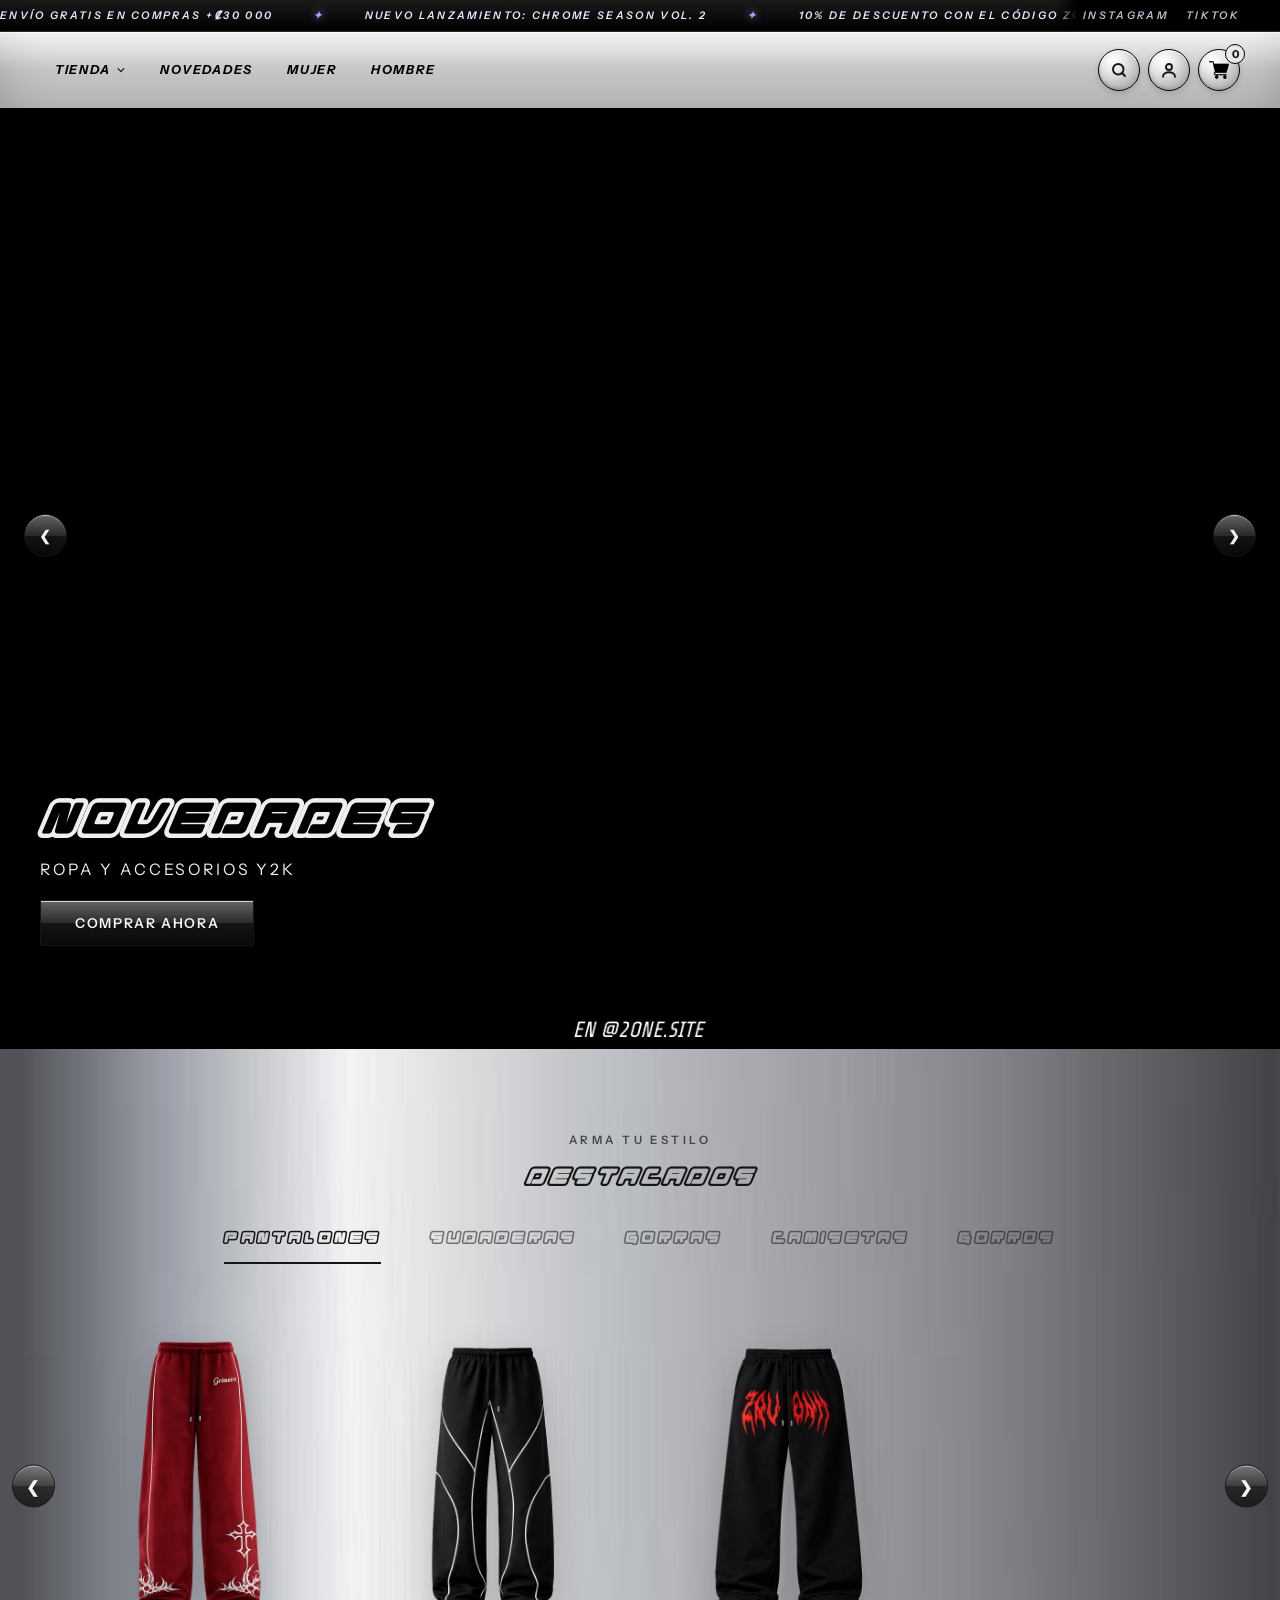
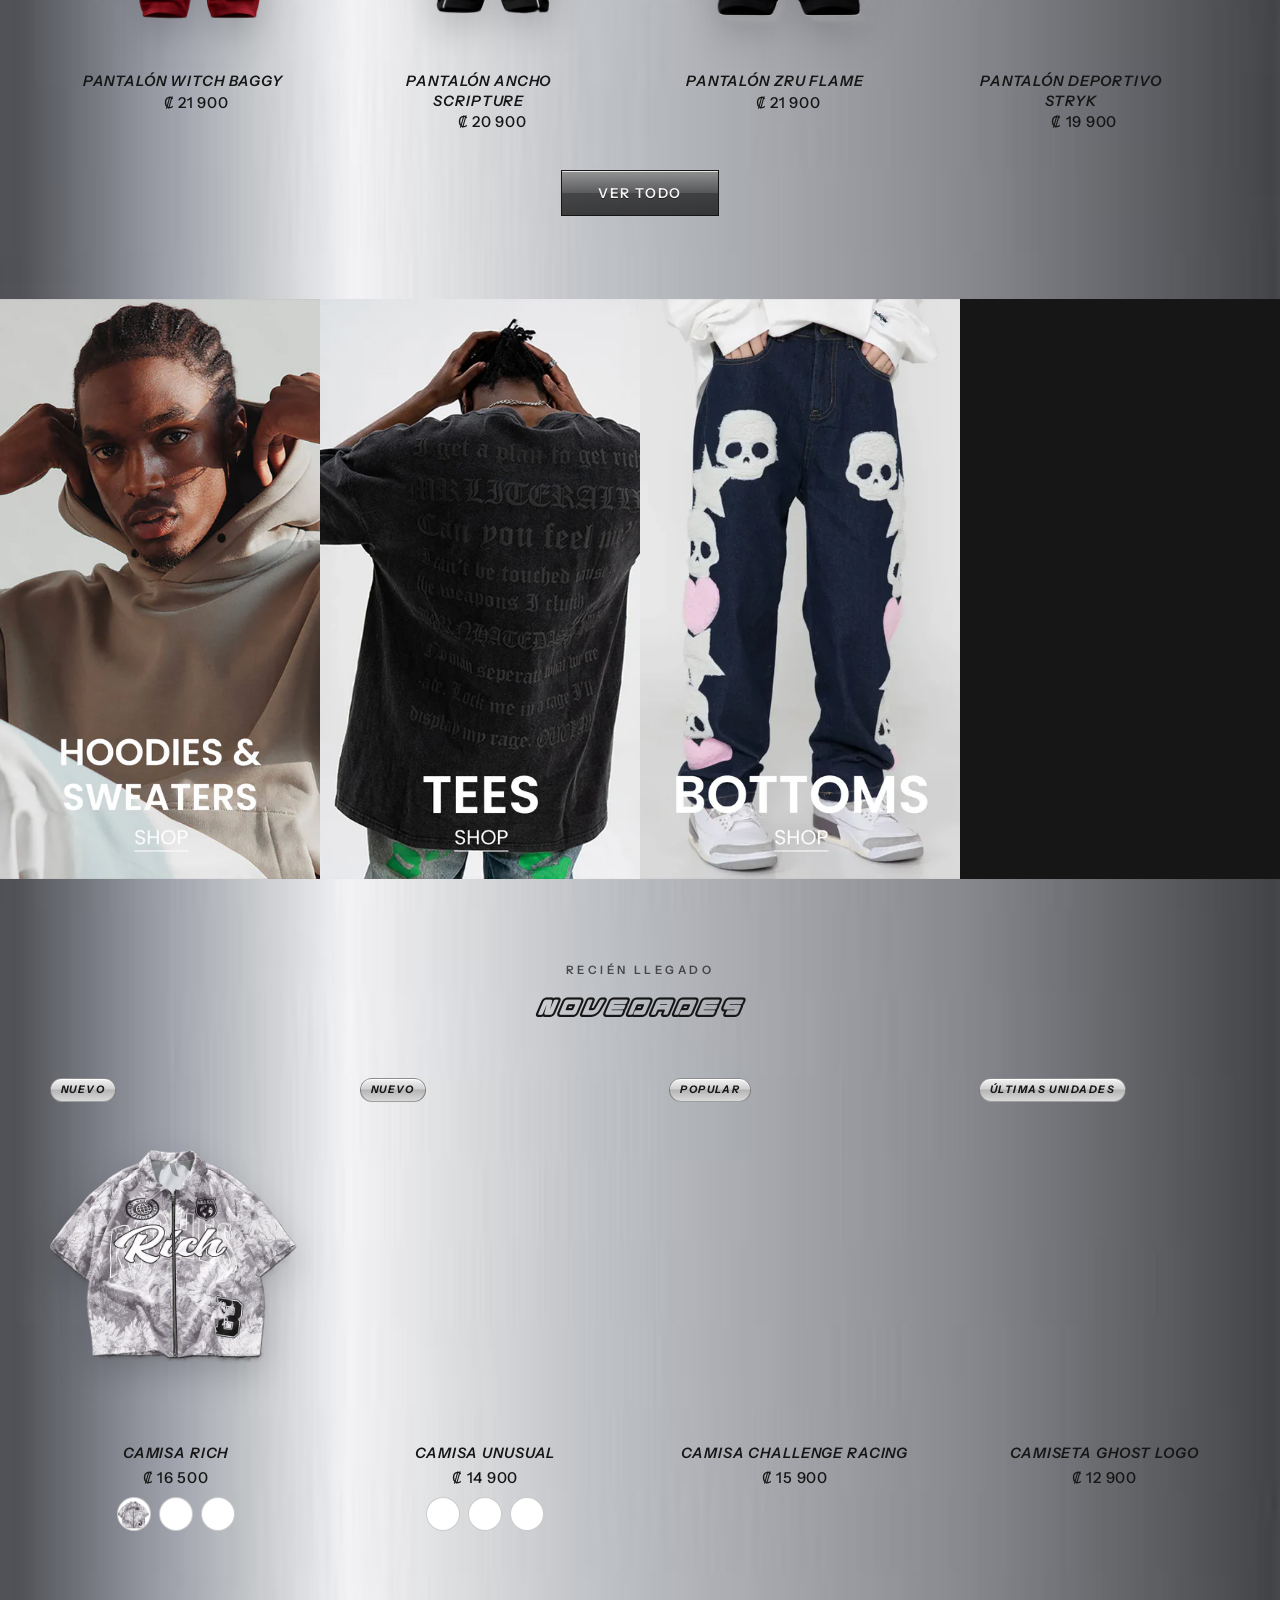
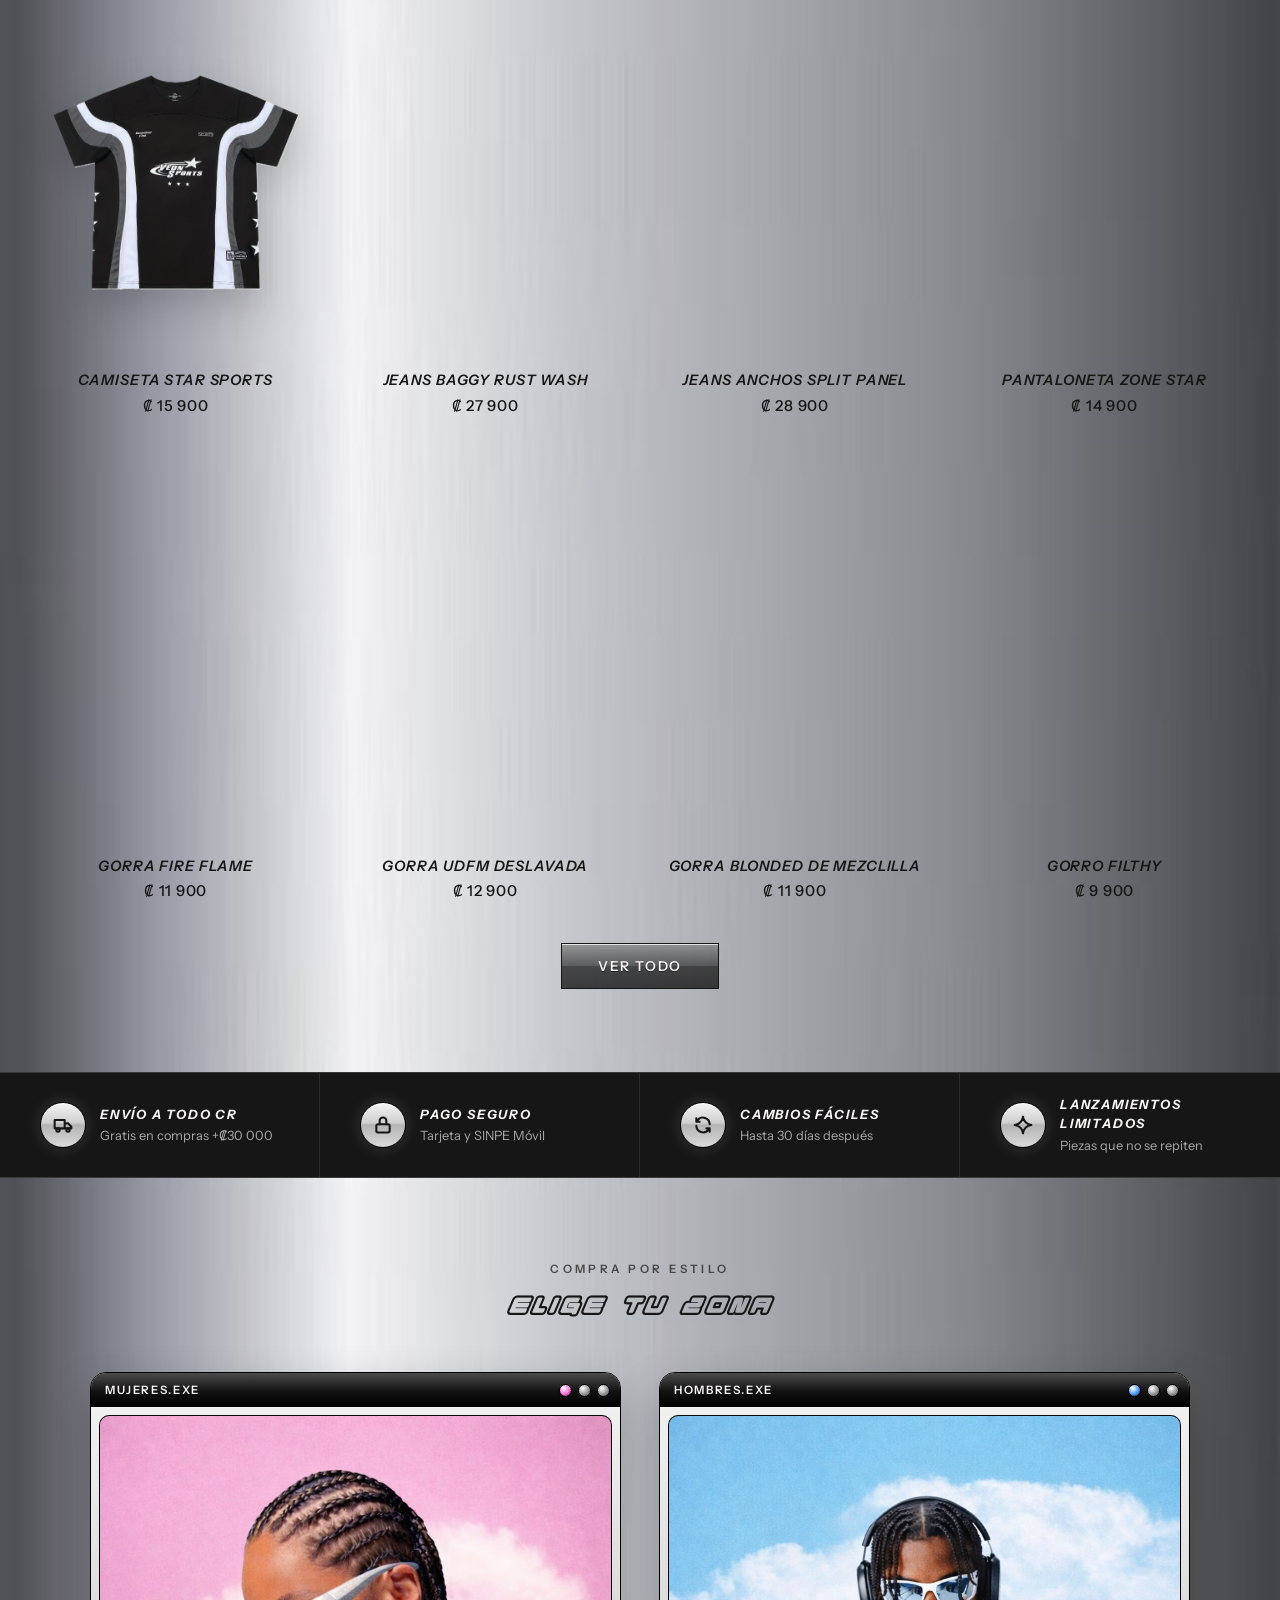
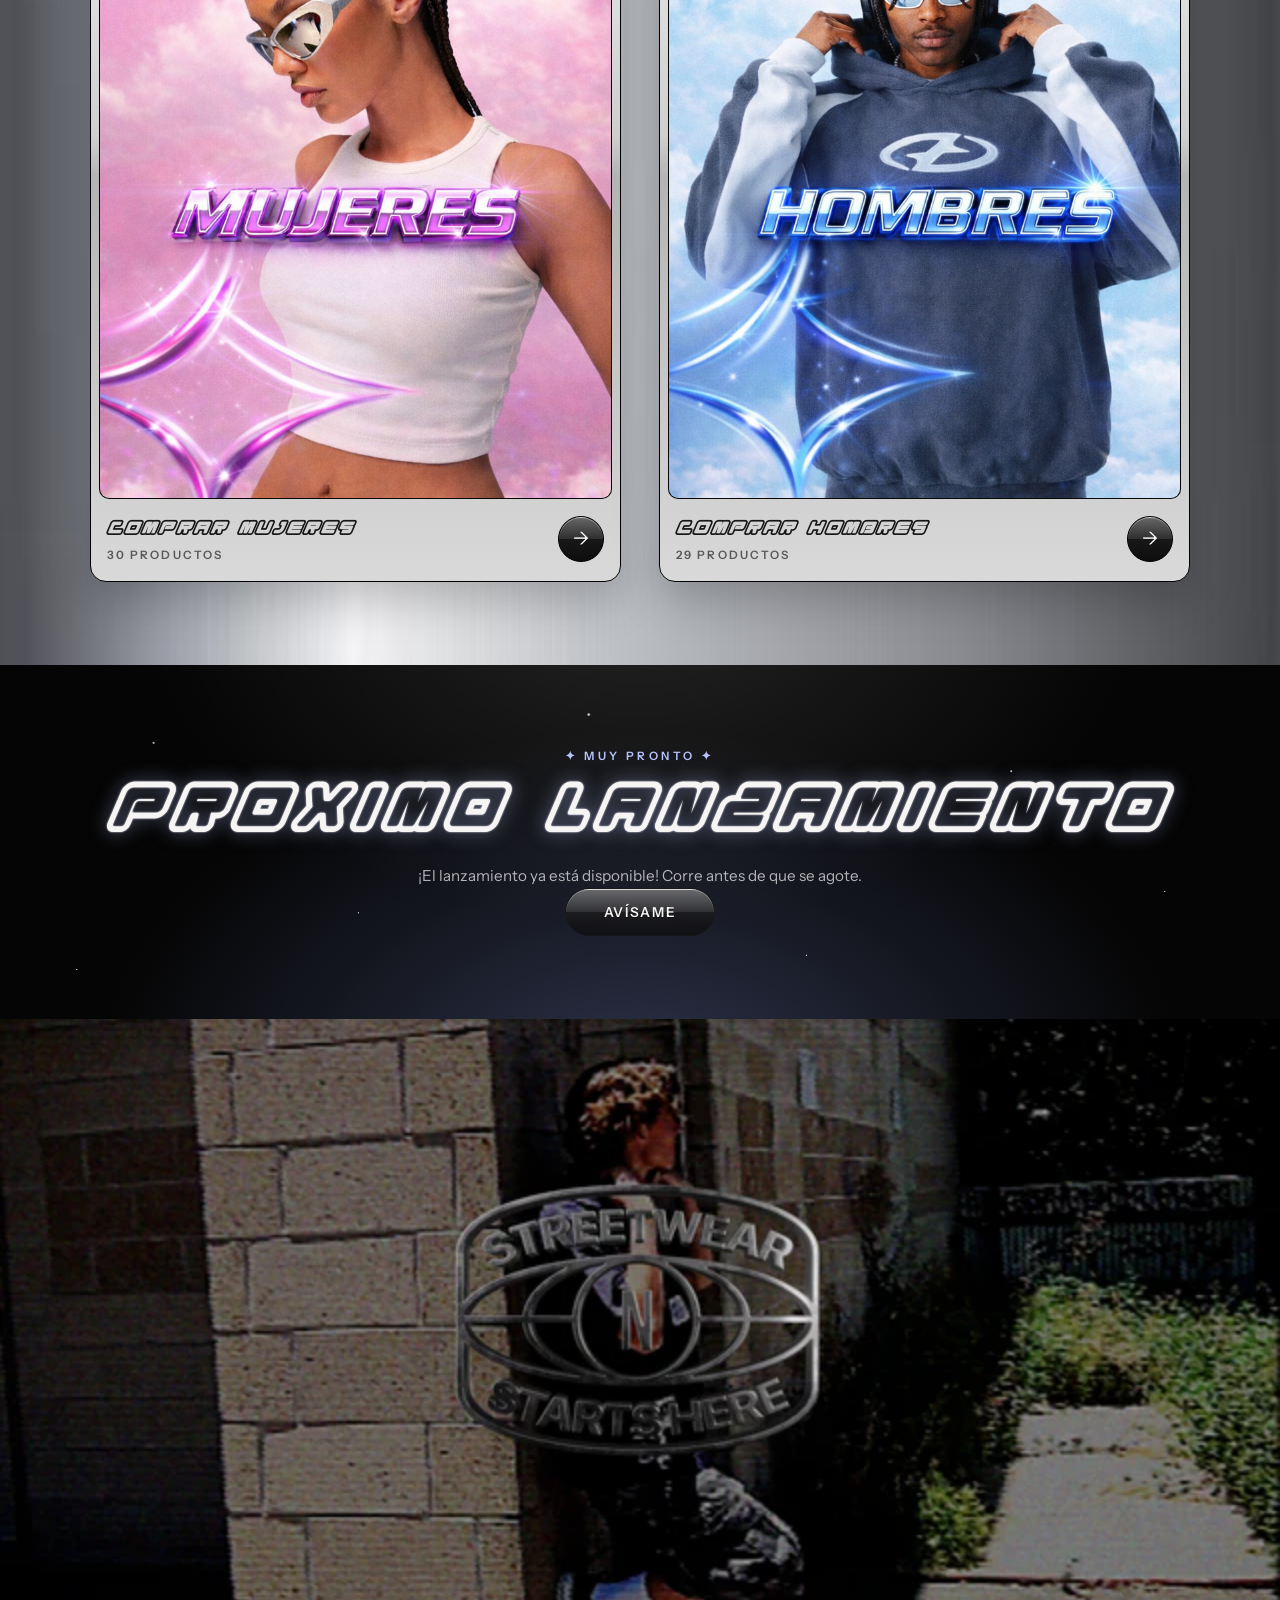
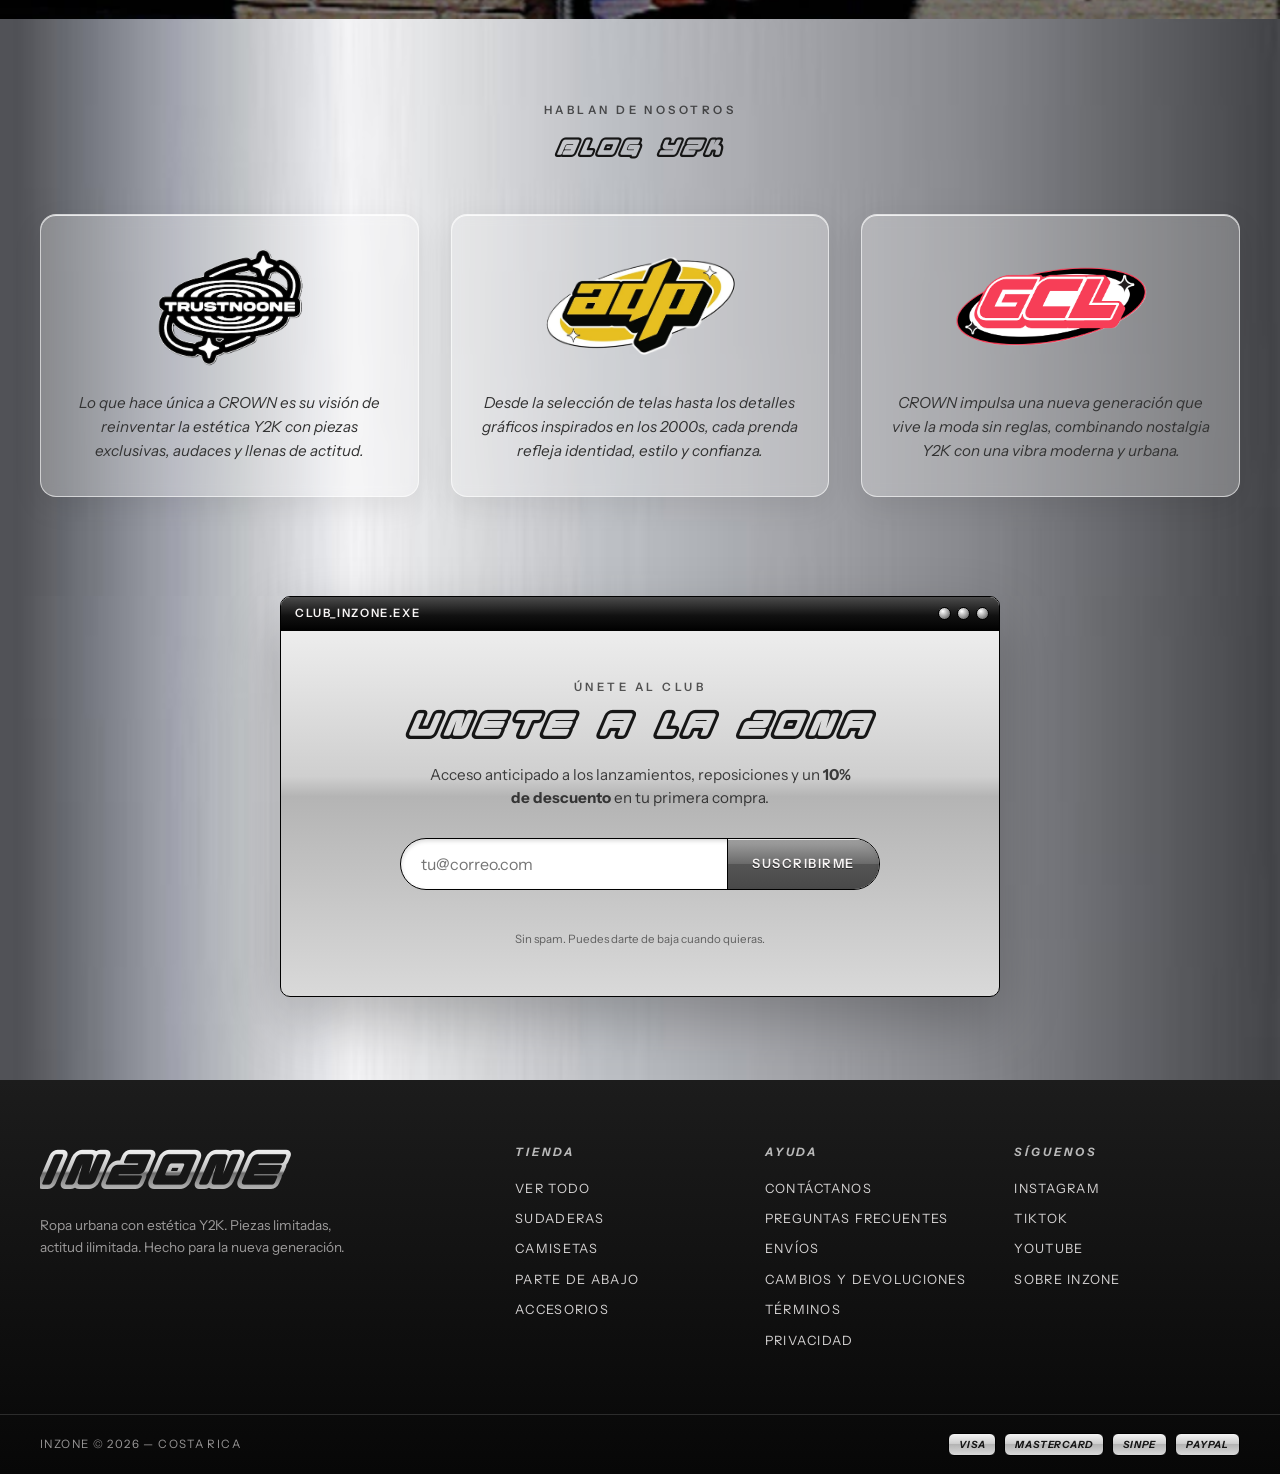
<file: index.html>
<!doctype html>
<html lang="es">

<head>
    <meta charset="utf-8">
    <meta name="viewport" content="width=device-width, initial-scale=1.0">
    <meta name="description" content="Inzone — ropa y accesorios estilo Y2K hechos en Costa Rica.">
    <title>Inzone | Ropa y accesorios Y2K</title>
    <link rel="icon" href="favicon.ico" type="image/x-icon">

    <!-- Recursos críticos del primer pantallazo -->
    <link rel="preload" href="fonts/Protomo-Outline.otf" as="font" type="font/otf" crossorigin>
    <link rel="preload" href="images/slider/slider-1.jpg" as="image">

    <link rel="preconnect" href="https://fonts.googleapis.com">
    <link rel="preconnect" href="https://fonts.gstatic.com" crossorigin>
    <link rel="stylesheet"
        href="https://fonts.googleapis.com/css2?family=Instrument+Sans:ital,wght@0,400;0,500;0,600;0,700;1,400;1,600;1,700&display=swap">

    <link rel="stylesheet" href="css/base/base.css">
    <link rel="stylesheet" href="css/components/ui.css">
    <link rel="stylesheet" href="css/components/product-card.css">
    <link rel="stylesheet" href="css/components/cart-drawer.css">
    <link rel="stylesheet" href="css/sections/header.css">
    <link rel="stylesheet" href="css/sections/hero.css">
    <link rel="stylesheet" href="css/sections/marquee.css">
    <link rel="stylesheet" href="css/sections/featured.css">
    <link rel="stylesheet" href="css/sections/categories.css">
    <link rel="stylesheet" href="css/sections/arrivals.css">
    <link rel="stylesheet" href="css/sections/benefits.css">
    <link rel="stylesheet" href="css/sections/bisection.css">
    <link rel="stylesheet" href="css/sections/drop.css">
    <link rel="stylesheet" href="css/sections/video.css">
    <link rel="stylesheet" href="css/sections/press.css">
    <link rel="stylesheet" href="css/sections/newsletter.css">
    <link rel="stylesheet" href="css/sections/footer.css">

    <script src="js/vendor/curtains-umd.js" defer></script>
    <script src="js/pages/home.js" type="module"></script>
</head>

<body>
    <main id="main">

        <!-- HERO SLIDER (WebGL) -->
        <section class="hero" aria-label="Novedades">
            <div class="hero-controls">
                <button class="ctrlbtn round-btn glossy" aria-label="Slide anterior">&#10094;</button>
                <button class="ctrlbtn round-btn glossy" aria-label="Slide siguiente">&#10095;</button>
            </div>

            <div class="hero-content">
                <h1 class="hero-title">Novedades</h1>
                <div class="hero-subtitle">Ropa y accesorios Y2K</div>
                <a href="shop.html?tag=new" class="basic-button glossy">COMPRAR AHORA</a>
            </div>

            <!-- Texturas para WebGL: la primera es el mapa de desplazamiento -->
            <div class="hero-images wrap" aria-hidden="true">
                <img src="images/slider/curtains.jpg" data-sampler="displacement" alt="" crossorigin="anonymous">
                <img src="images/slider/slider-1.jpg" class="slide-images" alt="" crossorigin="anonymous">
                <img src="images/slider/slider-2.jpg" class="slide-images" alt="" crossorigin="anonymous">
                <img src="images/slider/slider-3.jpg" class="slide-images" alt="" crossorigin="anonymous">
                <img src="images/slider/slider-4.jpg" class="slide-images" alt="" crossorigin="anonymous">
                <img src="images/slider/slider-5.jpg" class="slide-images" alt="" crossorigin="anonymous">
                <img src="images/slider/slider-6.jpg" class="slide-images" alt="" crossorigin="anonymous">
            </div>

            <div id="heroCanvas" class="hero-canvas"></div>
        </section>

        <!-- MARQUEE -->
        <section class="top-banners" aria-label="Promociones">
            <div class="top-banners-item">
                <img src="images/marquee.gif" alt="Descuentos especiales" height="40">
            </div>
        </section>

        <!-- FEATURED COLLECTION -->
        <section class="featured-section textured-bg" aria-label="Colección destacada">
            <div class="featured-wrapper">
                <header class="featured-header">
                    <p class="section-kicker">Arma tu estilo</p>
                    <h2 class="section-heading">Destacados</h2>
                </header>

                <nav class="featured-filter" data-scroll-fade aria-label="Filtrar por categoría">
                    <button class="filter-btn active" data-category="pants" aria-pressed="true">pantalones</button>
                    <button class="filter-btn" data-category="hoodies" aria-pressed="false">sudaderas</button>
                    <button class="filter-btn" data-category="caps" aria-pressed="false">gorras</button>
                    <button class="filter-btn" data-category="tees" aria-pressed="false">camisetas</button>
                    <button class="filter-btn" data-category="hats" aria-pressed="false">gorros</button>
                </nav>

                <div class="featured-slider-wrapper">
                    <button class="slider-btn slider-prev round-btn glossy" aria-label="Anterior">&#10094;</button>
                    <div class="featured-slider" id="featuredSlider" data-scroll-progress><!-- DYNAMIC CONTENT --></div>
                    <button class="slider-btn slider-next round-btn glossy" aria-label="Siguiente">&#10095;</button>
                </div>

                <div class="featured-footer">
                    <a href="shop.html?cat=pants" class="arrival-btn glossy" id="featuredViewAll">VER TODO</a>
                </div>
            </div>
        </section>

        <!-- CATEGORIES -->
        <section class="collection-strip" data-scroll-progress aria-label="Categorías">
            <ul class="collection-list">
                <li class="collection-item">
                    <a href="shop.html?cat=hoodies">
                        <img src="images/categories/category-1.webp" alt="Sudaderas" loading="lazy" decoding="async">
                    </a>
                </li>
                <li class="collection-item">
                    <a href="shop.html?cat=tees">
                        <img src="images/categories/category-2.webp" alt="Camisetas" loading="lazy" decoding="async">
                    </a>
                </li>
                <li class="collection-item">
                    <a href="shop.html?cat=bottoms">
                        <img src="images/categories/category-3.webp" alt="Parte de abajo" loading="lazy" decoding="async">
                    </a>
                </li>
                <li class="collection-item">
                    <a href="shop.html?cat=sleeveless">
                        <img src="images/categories/category-4.jpg" alt="Sin mangas" loading="lazy" decoding="async">
                    </a>
                </li>
            </ul>
        </section>

        <!-- NOVEDADES -->
        <section id="new-arrivals" class="arrival-container textured-bg">
            <div class="arrival-grid">
                <div class="arrival-div">
                    <p class="section-kicker">Recién llegado</p>
                    <h2 class="section-heading">Novedades</h2>
                </div>

                <div class="product-grid" id="arrivalList"><!-- DYNAMIC CONTENT --></div>

                <div class="arrive-bottom-div">
                    <a class="arrival-btn glossy" href="shop.html?tag=new">VER TODO</a>
                </div>
            </div>
        </section>

        <!-- BENEFITS -->
        <section class="benefits" aria-label="Beneficios">
            <ul class="benefits-list">
                <li class="benefit">
                    <span class="benefit-icon"><svg class="icon"><use href="#icon-truck"/></svg></span>
                    <div>
                        <p class="benefit-title">Envío a todo CR</p>
                        <p class="benefit-text">Gratis en compras +₡30 000</p>
                    </div>
                </li>
                <li class="benefit">
                    <span class="benefit-icon"><svg class="icon"><use href="#icon-lock"/></svg></span>
                    <div>
                        <p class="benefit-title">Pago seguro</p>
                        <p class="benefit-text">Tarjeta y SINPE Móvil</p>
                    </div>
                </li>
                <li class="benefit">
                    <span class="benefit-icon"><svg class="icon"><use href="#icon-refresh"/></svg></span>
                    <div>
                        <p class="benefit-title">Cambios fáciles</p>
                        <p class="benefit-text">Hasta 30 días después</p>
                    </div>
                </li>
                <li class="benefit">
                    <span class="benefit-icon"><svg class="icon"><use href="#icon-sparkle"/></svg></span>
                    <div>
                        <p class="benefit-title">Lanzamientos limitados</p>
                        <p class="benefit-text">Piezas que no se repiten</p>
                    </div>
                </li>
            </ul>
        </section>

        <!-- MUJER / HOMBRE -->
        <section class="bisection textured-bg" aria-labelledby="bisectionTitle">
            <header class="bisection-header">
                <p class="section-kicker">Compra por estilo</p>
                <h2 class="section-heading" id="bisectionTitle">Elige tu zona</h2>
            </header>
            <ul class="bisection-list">
                <li class="bisection-item bisection-item--women">
                    <a href="shop.html?gender=women" class="bisection-card">
                        <span class="bisection-bar">
                            <span>mujeres.exe</span>
                            <span class="y2k-window-dots" aria-hidden="true"><span></span><span></span><span></span></span>
                        </span>
                        <span class="bisection-media">
                            <img src="images/genderf.png" alt="Colección Y2K para mujeres" class="bisection-image" width="768" height="1024"
                                loading="lazy" decoding="async">
                        </span>
                        <span class="bisection-footer">
                            <span class="bisection-text">
                                <span class="bisection-label">Comprar mujeres</span>
                                <span class="bisection-count" data-gender-count="women"></span>
                            </span>
                            <span class="bisection-arrow" aria-hidden="true">→</span>
                        </span>
                    </a>
                </li>
                <li class="bisection-item bisection-item--men">
                    <a href="shop.html?gender=men" class="bisection-card">
                        <span class="bisection-bar">
                            <span>hombres.exe</span>
                            <span class="y2k-window-dots" aria-hidden="true"><span></span><span></span><span></span></span>
                        </span>
                        <span class="bisection-media">
                            <img src="images/genderm.png" alt="Colección Y2K para hombres" class="bisection-image" width="768" height="1024"
                                loading="lazy" decoding="async">
                        </span>
                        <span class="bisection-footer">
                            <span class="bisection-text">
                                <span class="bisection-label">Comprar hombres</span>
                                <span class="bisection-count" data-gender-count="men"></span>
                            </span>
                            <span class="bisection-arrow" aria-hidden="true">→</span>
                        </span>
                    </a>
                </li>
            </ul>
        </section>

        <!-- NEXT DROP -->
        <section class="drop" aria-labelledby="dropTitle">
            <p class="section-kicker">✦ Muy pronto ✦</p>
            <h2 class="drop-title" id="dropTitle">Próximo lanzamiento</h2>
            <p class="drop-text drop-upcoming">
                Chrome Season Vol. 2 — piezas limitadas que se agotan rápido. Suscríbete y entérate primero.
            </p>
            <p class="drop-text drop-live">¡El lanzamiento ya está disponible! Corre antes de que se agote.</p>

            <!-- Fecha del drop (hora de Costa Rica, UTC-6) -->
            <div class="countdown" data-countdown="2026-11-14T20:00:00-06:00" role="timer" aria-label="Tiempo para el próximo lanzamiento">
                <div class="countdown-unit"><span class="countdown-value" data-unit="days">00</span><span class="countdown-label">Días</span></div>
                <div class="countdown-unit"><span class="countdown-value" data-unit="hours">00</span><span class="countdown-label">Horas</span></div>
                <div class="countdown-unit"><span class="countdown-value" data-unit="minutes">00</span><span class="countdown-label">Min</span></div>
                <div class="countdown-unit"><span class="countdown-value" data-unit="seconds">00</span><span class="countdown-label">Seg</span></div>
            </div>

            <a href="#newsletter" class="drop-cta glossy">Avísame</a>
        </section>

        <!-- VIDEO -->
        <section class="video-section" aria-label="Video promocional">
            <div class="video-wrapper">
                <!-- Se carga al entrar en pantalla (ver js/components/lazy-video.js) -->
                <video class="video-bg" muted loop playsinline preload="none" data-lazy-video
                    poster="videos/poster-1.webp">
                    <source data-src="videos/video-1.mp4" type="video/mp4">
                    Tu navegador no soporta video HTML5.
                </video>
            </div>
        </section>

        <!-- PRESS / BLOG -->
        <section class="press-media-section textured-bg">
            <div class="press-media-container">
                <header class="press-media-header">
                    <p class="section-kicker">Hablan de nosotros</p>
                    <h2 class="section-heading">Blog Y2K</h2>
                </header>

                <div class="press-media-grid" data-scroll-progress>
                    <article class="press-media-card">
                        <a href="info.html?page=about" class="press-media-image-link">
                            <img src="images/reviews/brand-1.png" alt="Logo de medio" loading="lazy">
                        </a>
                        <p class="press-media-text">
                            Lo que hace única a CROWN es su visión de reinventar la estética Y2K con piezas exclusivas,
                            audaces y llenas de actitud.
                        </p>
                    </article>

                    <article class="press-media-card">
                        <a href="info.html?page=about" class="press-media-image-link">
                            <img src="images/reviews/brand-2.png" alt="Logo de medio" loading="lazy">
                        </a>
                        <p class="press-media-text">
                            Desde la selección de telas hasta los detalles gráficos inspirados en los 2000s, cada prenda
                            refleja identidad, estilo y confianza.
                        </p>
                    </article>

                    <article class="press-media-card">
                        <a href="info.html?page=about" class="press-media-image-link">
                            <img src="images/reviews/brand-3.png" alt="Logo de medio" loading="lazy">
                        </a>
                        <p class="press-media-text">
                            CROWN impulsa una nueva generación que vive la moda sin reglas, combinando nostalgia Y2K con
                            una vibra moderna y urbana.
                        </p>
                    </article>
                </div>
            </div>
        </section>
        <!-- NEWSLETTER -->
        <section class="newsletter textured-bg" id="newsletter" aria-labelledby="newsletterTitle">
            <div class="y2k-window">
                <div class="y2k-window-bar">
                    <span>club_inzone.exe</span>
                    <span class="y2k-window-dots" aria-hidden="true"><span></span><span></span><span></span></span>
                </div>
                <div class="y2k-window-body">
                    <p class="section-kicker">Únete al club</p>
                    <h2 class="newsletter-title" id="newsletterTitle">Únete a la zona</h2>
                    <p class="newsletter-text">
                        Acceso anticipado a los lanzamientos, reposiciones y un <strong>10% de descuento</strong> en tu primera compra.
                    </p>
                    <form class="newsletter-form" id="newsletterForm" novalidate>
                        <label for="newsletterEmail" class="visually-hidden">Correo electrónico</label>
                        <input type="email" id="newsletterEmail" name="email" placeholder="tu@correo.com"
                            autocomplete="email" required>
                        <button type="submit" class="glossy">Suscribirme</button>
                    </form>
                    <p class="newsletter-message" id="newsletterMessage" role="status" aria-live="polite"></p>
                    <p class="newsletter-legal">Sin spam. Puedes darte de baja cuando quieras.</p>
                </div>
            </div>
        </section>
    </main>
</body>

</html>
</file>
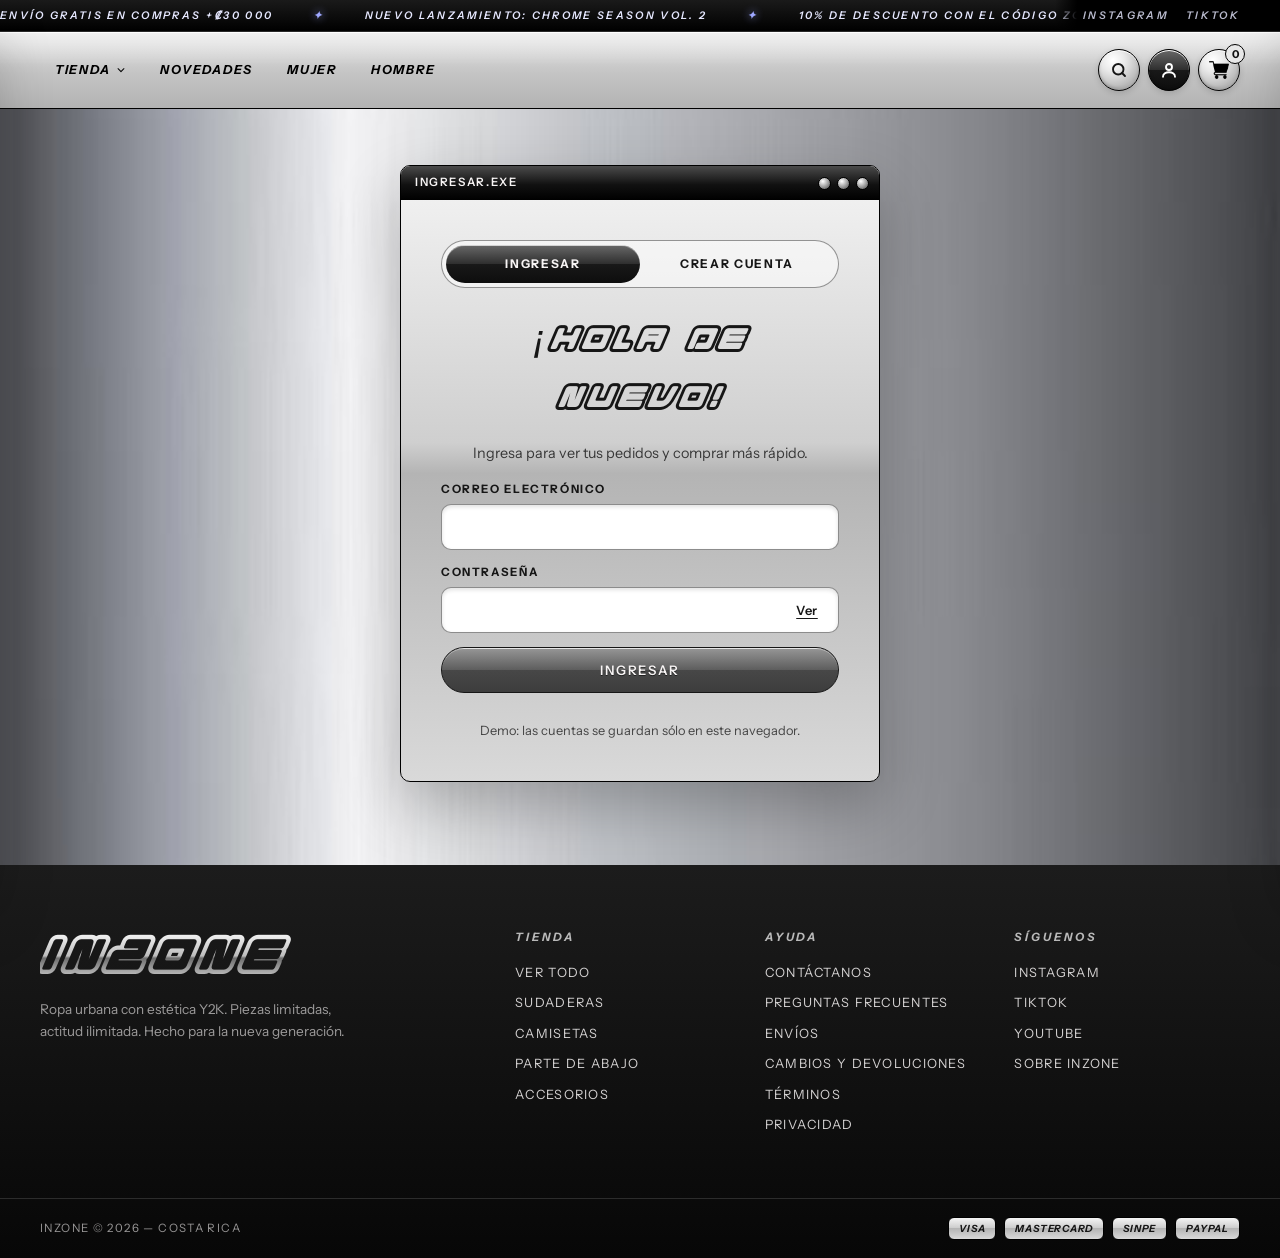
<file: account.html>
<!doctype html>
<html lang="es">

<head>
    <meta charset="utf-8">
    <meta name="viewport" content="width=device-width, initial-scale=1.0">
    <meta name="description" content="Ingresa o crea tu cuenta Inzone.">
    <title>Mi cuenta | Inzone</title>
    <link rel="icon" href="favicon.ico" type="image/x-icon">

    <link rel="preload" href="fonts/Protomo-Outline.otf" as="font" type="font/otf" crossorigin>
    <link rel="preconnect" href="https://fonts.googleapis.com">
    <link rel="preconnect" href="https://fonts.gstatic.com" crossorigin>
    <link rel="stylesheet"
        href="https://fonts.googleapis.com/css2?family=Instrument+Sans:ital,wght@0,400;0,500;0,600;0,700;1,400;1,600;1,700&display=swap">

    <link rel="stylesheet" href="css/base/base.css">
    <link rel="stylesheet" href="css/components/ui.css">
    <link rel="stylesheet" href="css/components/product-card.css">
    <link rel="stylesheet" href="css/components/cart-drawer.css">
    <link rel="stylesheet" href="css/sections/header.css">
    <link rel="stylesheet" href="css/sections/footer.css">
    <link rel="stylesheet" href="css/pages/page.css">
    <link rel="stylesheet" href="css/pages/account.css">

    <script src="js/pages/account.js" type="module"></script>
</head>

<body>
    <main id="main" class="page textured-bg">
        <div class="container" id="accountRoot"></div>
    </main>
</body>

</html>
</file>
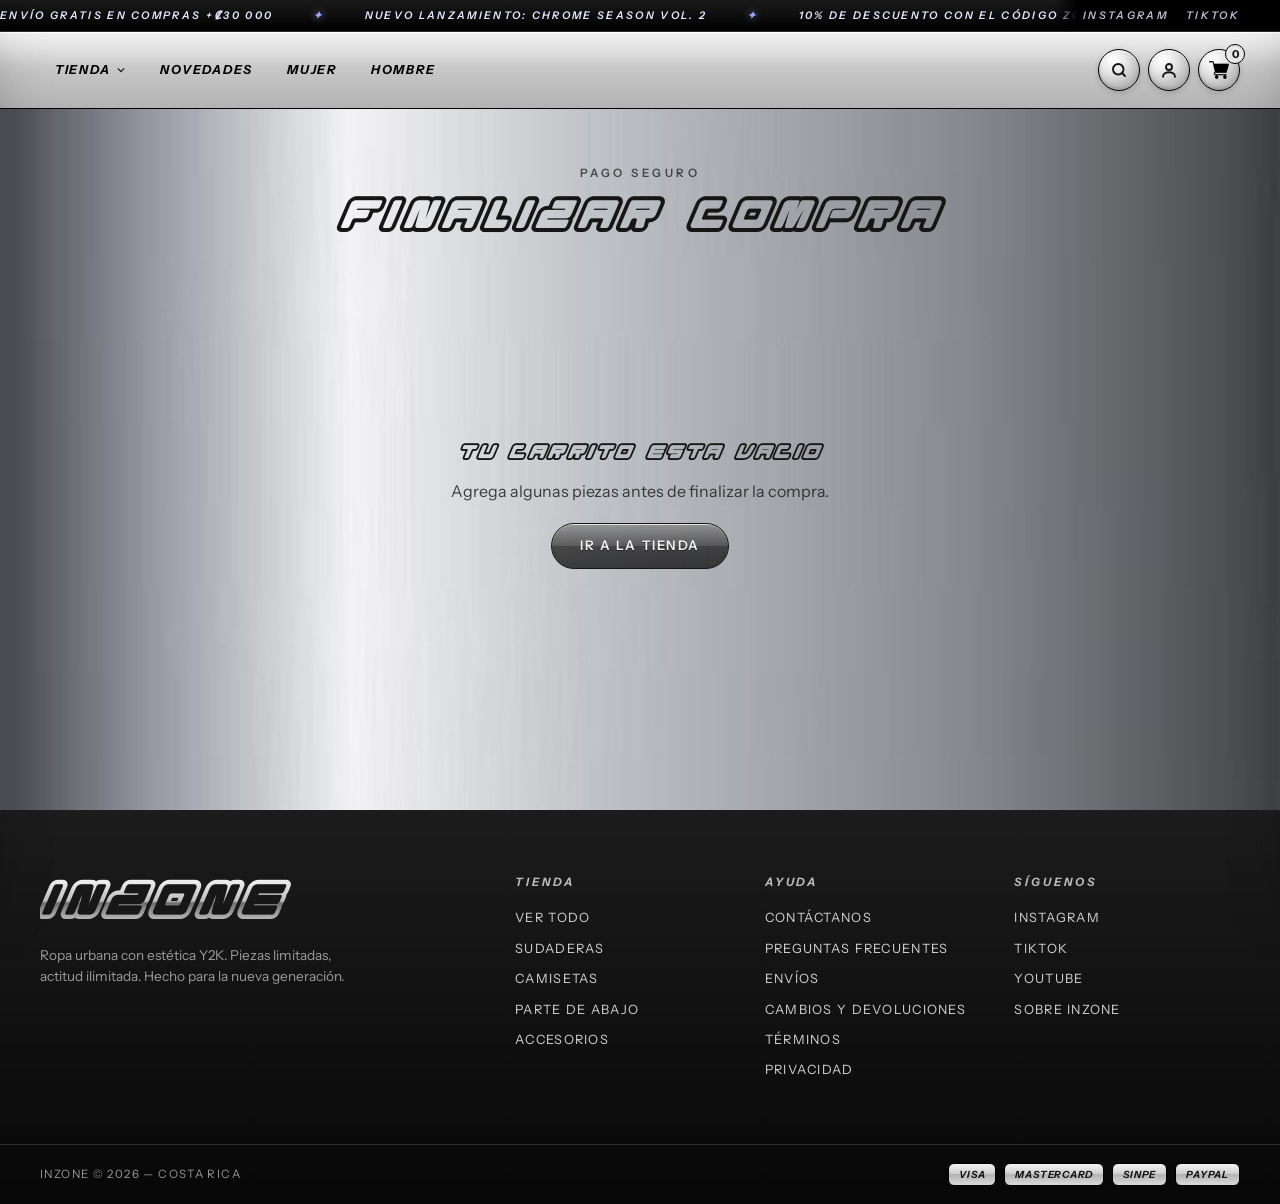
<file: checkout.html>
<!doctype html>
<html lang="es">

<head>
    <meta charset="utf-8">
    <meta name="viewport" content="width=device-width, initial-scale=1.0">
    <meta name="description" content="Finaliza tu compra en Inzone.">
    <title>Finalizar compra | Inzone</title>
    <link rel="icon" href="favicon.ico" type="image/x-icon">

    <link rel="preload" href="fonts/Protomo-Outline.otf" as="font" type="font/otf" crossorigin>
    <link rel="preconnect" href="https://fonts.googleapis.com">
    <link rel="preconnect" href="https://fonts.gstatic.com" crossorigin>
    <link rel="stylesheet"
        href="https://fonts.googleapis.com/css2?family=Instrument+Sans:ital,wght@0,400;0,500;0,600;0,700;1,400;1,600;1,700&display=swap">

    <link rel="stylesheet" href="css/base/base.css">
    <link rel="stylesheet" href="css/components/ui.css">
    <link rel="stylesheet" href="css/components/product-card.css">
    <link rel="stylesheet" href="css/components/cart-drawer.css">
    <link rel="stylesheet" href="css/sections/header.css">
    <link rel="stylesheet" href="css/sections/footer.css">
    <link rel="stylesheet" href="css/pages/page.css">
    <link rel="stylesheet" href="css/pages/checkout.css">

    <script src="js/pages/checkout.js" type="module"></script>
</head>

<body>
    <main id="main" class="page textured-bg">
        <header class="page-header container">
            <p class="section-kicker">Pago seguro</p>
            <h1 class="page-title">Finalizar compra</h1>
        </header>
        <div class="container" id="checkoutRoot"></div>
    </main>
</body>

</html>
</file>
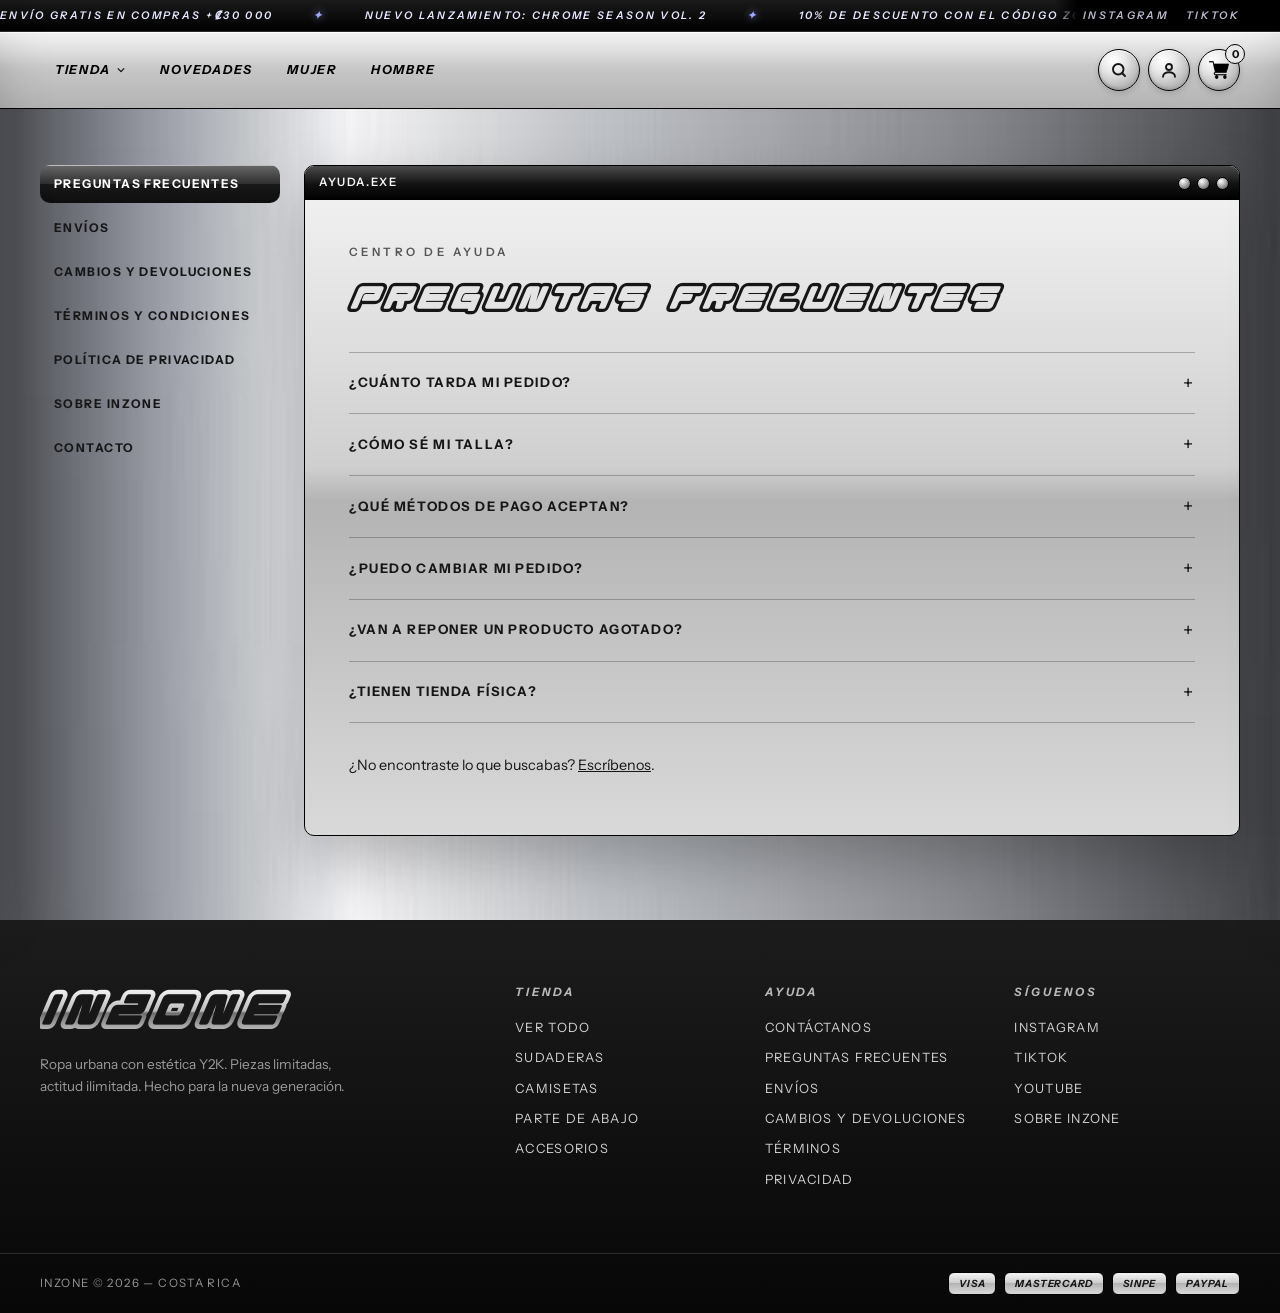
<file: info.html>
<!doctype html>
<html lang="es">

<head>
    <meta charset="utf-8">
    <meta name="viewport" content="width=device-width, initial-scale=1.0">
    <meta name="description" content="Envíos, cambios, preguntas frecuentes y contacto de Inzone.">
    <title>Ayuda | Inzone</title>
    <link rel="icon" href="favicon.ico" type="image/x-icon">

    <link rel="preload" href="fonts/Protomo-Outline.otf" as="font" type="font/otf" crossorigin>
    <link rel="preconnect" href="https://fonts.googleapis.com">
    <link rel="preconnect" href="https://fonts.gstatic.com" crossorigin>
    <link rel="stylesheet"
        href="https://fonts.googleapis.com/css2?family=Instrument+Sans:ital,wght@0,400;0,500;0,600;0,700;1,400;1,600;1,700&display=swap">

    <link rel="stylesheet" href="css/base/base.css">
    <link rel="stylesheet" href="css/components/ui.css">
    <link rel="stylesheet" href="css/components/product-card.css">
    <link rel="stylesheet" href="css/components/cart-drawer.css">
    <link rel="stylesheet" href="css/sections/header.css">
    <link rel="stylesheet" href="css/sections/footer.css">
    <link rel="stylesheet" href="css/pages/page.css">
    <link rel="stylesheet" href="css/pages/info.css">

    <script src="js/pages/info.js" type="module"></script>
</head>

<body>
    <main id="main" class="page textured-bg">
        <div class="container info-layout">
            <nav class="info-nav" id="infoNav" data-scroll-fade aria-label="Páginas de ayuda"></nav>
            <article class="info-content y2k-window">
                <div class="y2k-window-bar"><span>ayuda.exe</span><span class="y2k-window-dots" aria-hidden="true"><span></span><span></span><span></span></span></div>
                <div class="info-body" id="infoContent"></div>
            </article>
        </div>
    </main>
</body>

</html>
</file>
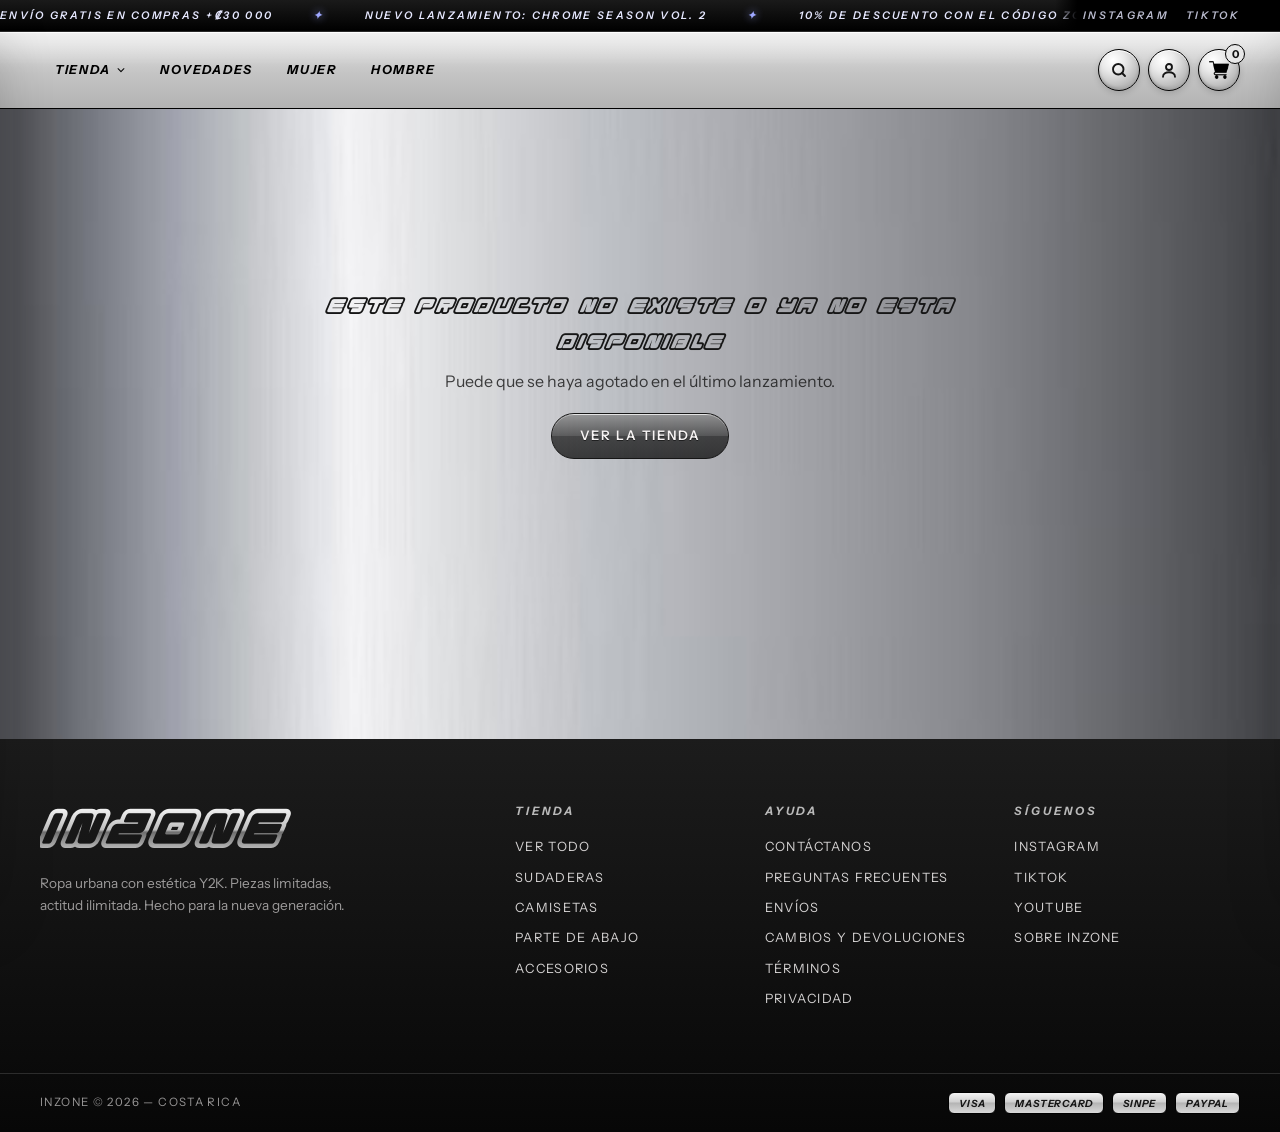
<file: product.html>
<!doctype html>
<html lang="es">

<head>
    <meta charset="utf-8">
    <meta name="viewport" content="width=device-width, initial-scale=1.0">
    <meta name="description" content="Ficha de producto Inzone.">
    <title>Producto | Inzone</title>
    <link rel="icon" href="favicon.ico" type="image/x-icon">

    <link rel="preload" href="fonts/Protomo-Outline.otf" as="font" type="font/otf" crossorigin>
    <link rel="preconnect" href="https://fonts.googleapis.com">
    <link rel="preconnect" href="https://fonts.gstatic.com" crossorigin>
    <link rel="stylesheet"
        href="https://fonts.googleapis.com/css2?family=Instrument+Sans:ital,wght@0,400;0,500;0,600;0,700;1,400;1,600;1,700&display=swap">

    <link rel="stylesheet" href="css/base/base.css">
    <link rel="stylesheet" href="css/components/ui.css">
    <link rel="stylesheet" href="css/components/product-card.css">
    <link rel="stylesheet" href="css/components/cart-drawer.css">
    <link rel="stylesheet" href="css/sections/header.css">
    <link rel="stylesheet" href="css/sections/footer.css">
    <link rel="stylesheet" href="css/pages/page.css">
    <link rel="stylesheet" href="css/pages/product.css">

    <script src="js/pages/product.js" type="module"></script>
</head>

<body>
    <main id="main" class="page textured-bg">
        <div class="container">
            <nav class="breadcrumb" id="breadcrumb" aria-label="Ruta de navegación"></nav>
            <div id="productRoot"></div>
        </div>

        <section class="related" id="relatedSection" aria-labelledby="relatedTitle">
            <div class="container">
                <header class="related-header">
                    <p class="section-kicker">Combínalo con</p>
                    <h2 class="section-heading" id="relatedTitle">También te puede gustar</h2>
                </header>
                <div class="product-grid" id="relatedGrid"></div>
            </div>
        </section>
    </main>
</body>

</html>
</file>
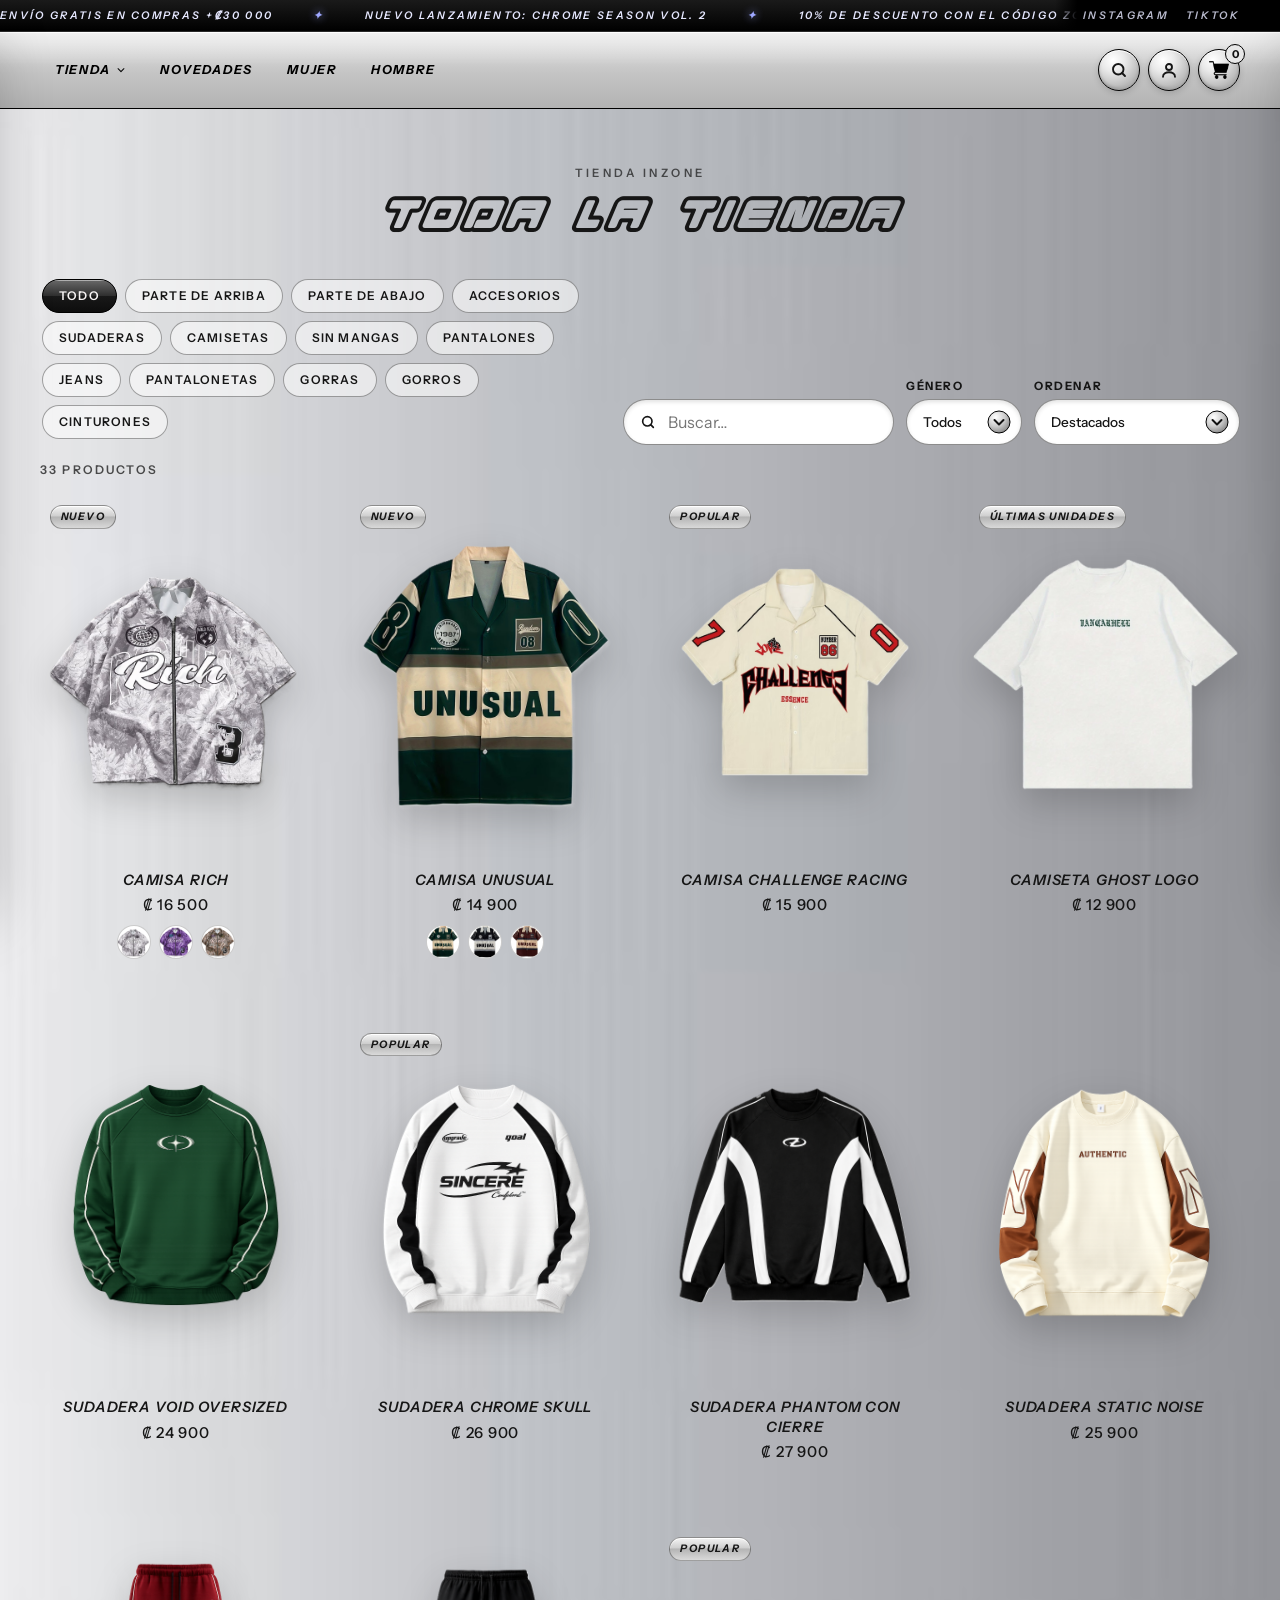
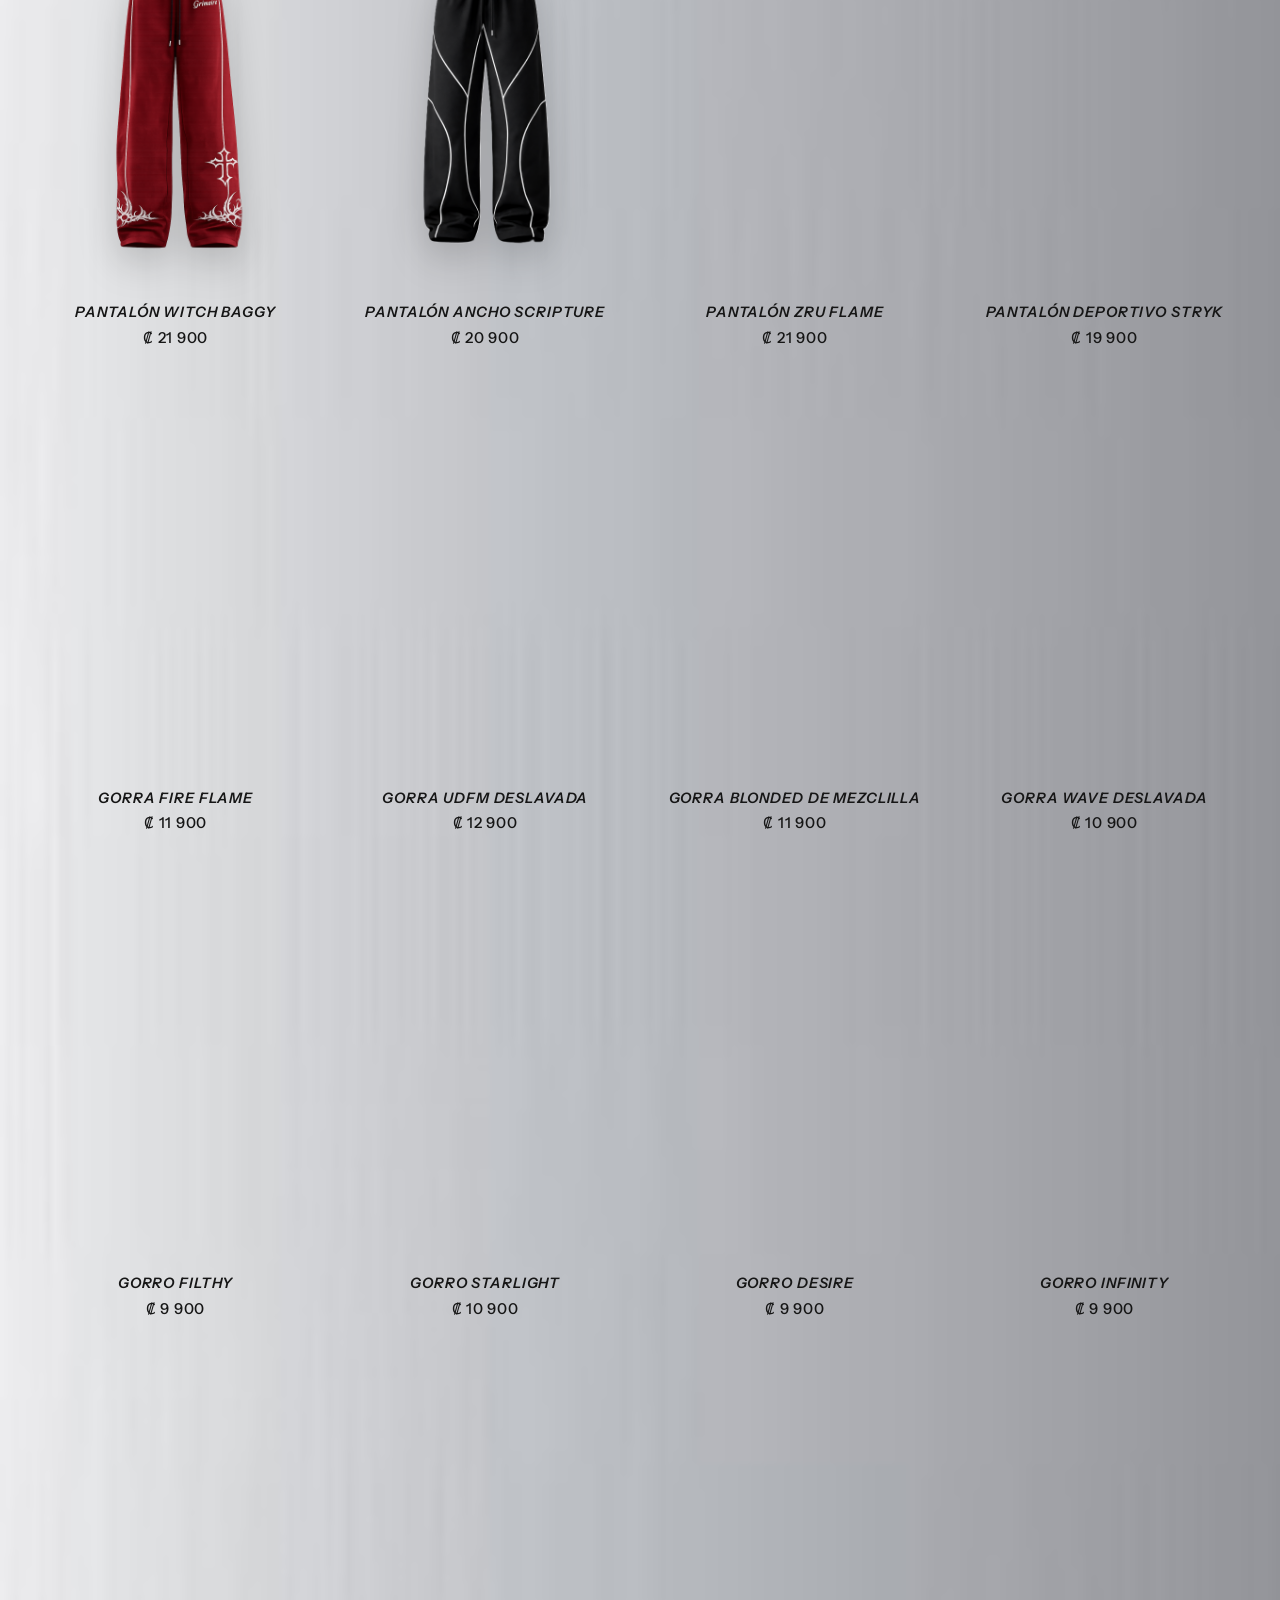
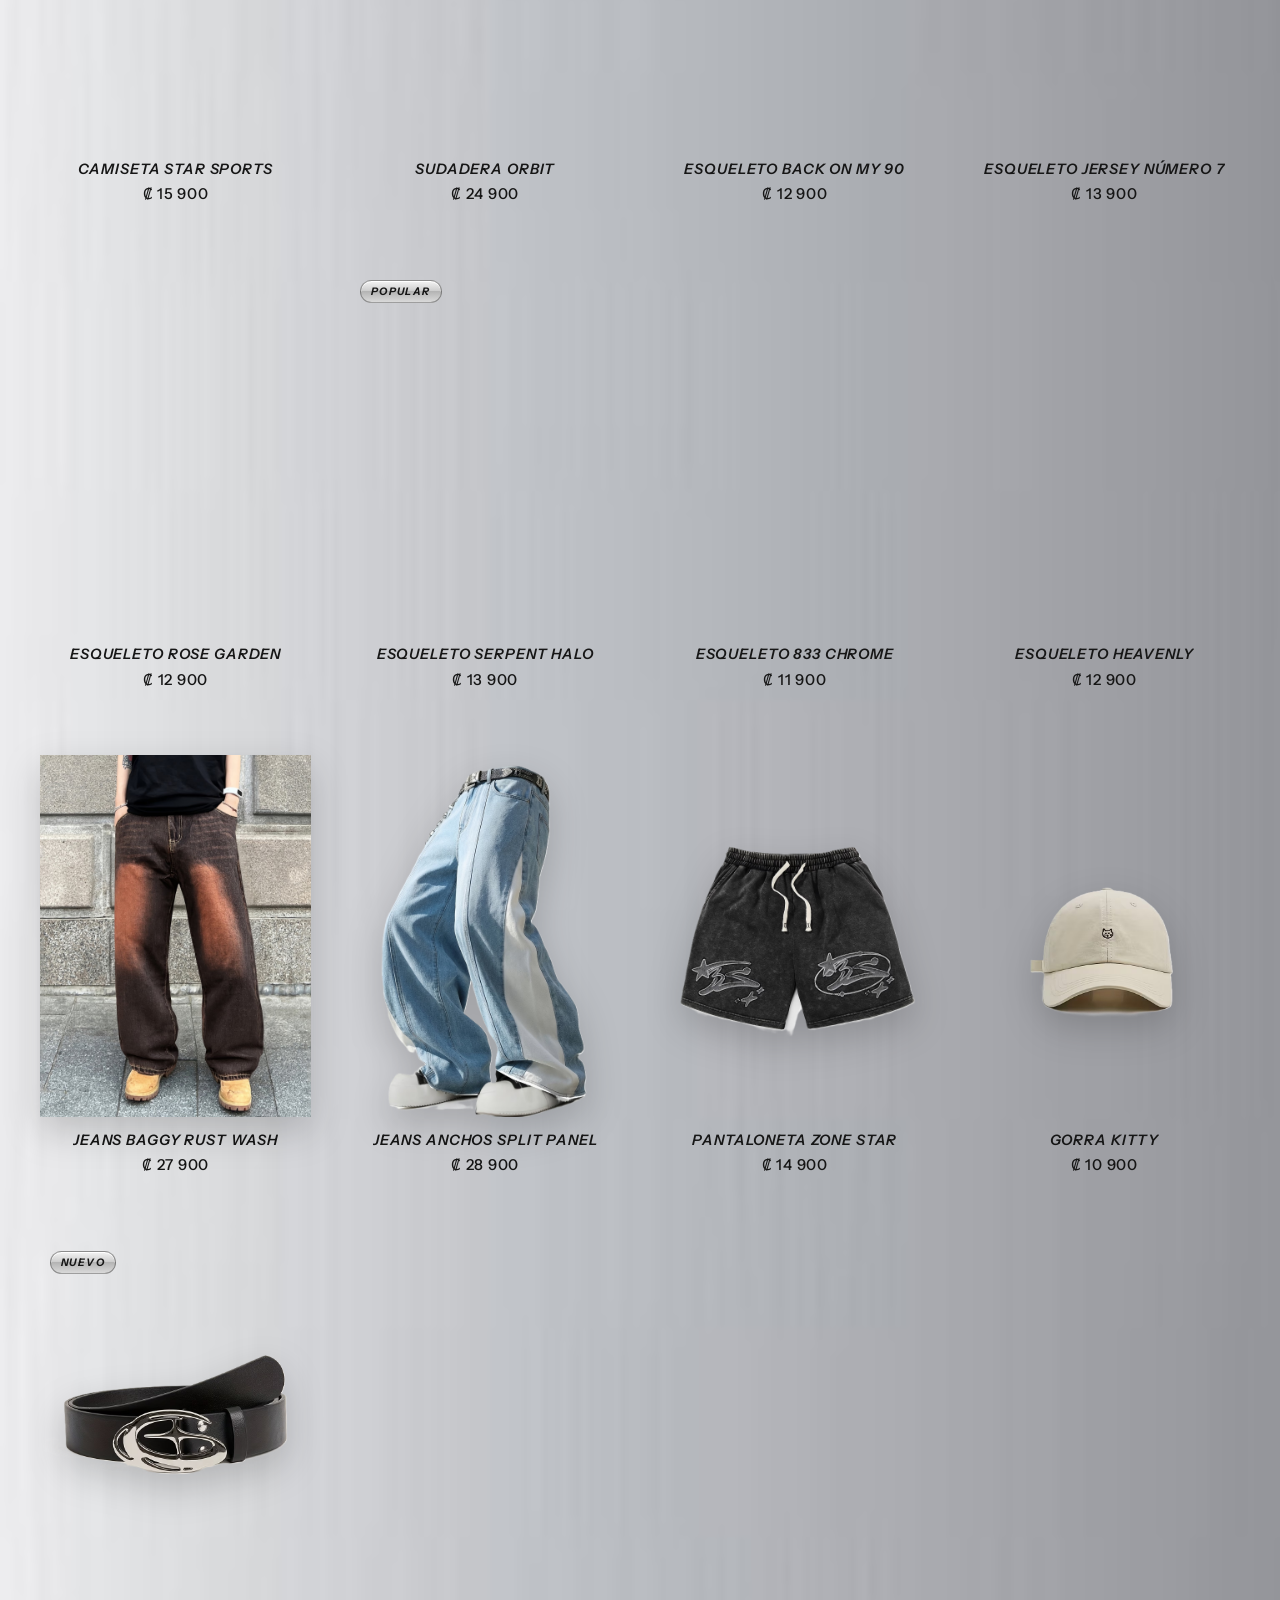
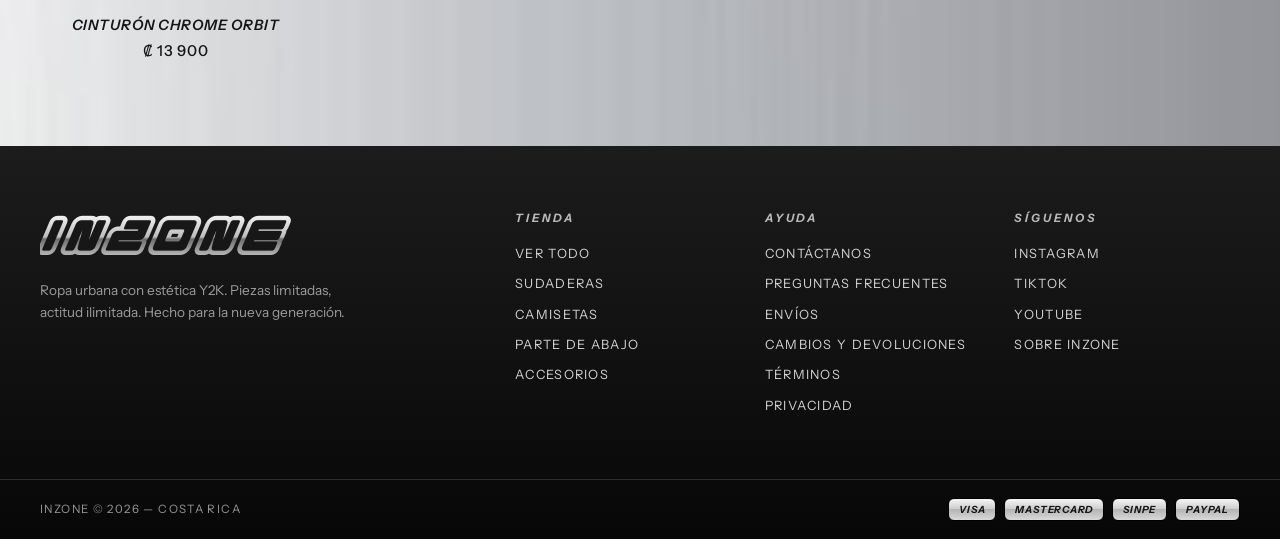
<file: shop.html>
<!doctype html>
<html lang="es">

<head>
    <meta charset="utf-8">
    <meta name="viewport" content="width=device-width, initial-scale=1.0">
    <meta name="description" content="Compra ropa y accesorios estilo Y2K: hoodies, t-shirts, pants, jeans, caps y más.">
    <title>Tienda | Inzone</title>
    <link rel="icon" href="favicon.ico" type="image/x-icon">

    <link rel="preload" href="fonts/Protomo-Outline.otf" as="font" type="font/otf" crossorigin>
    <link rel="preconnect" href="https://fonts.googleapis.com">
    <link rel="preconnect" href="https://fonts.gstatic.com" crossorigin>
    <link rel="stylesheet"
        href="https://fonts.googleapis.com/css2?family=Instrument+Sans:ital,wght@0,400;0,500;0,600;0,700;1,400;1,600;1,700&display=swap">

    <link rel="stylesheet" href="css/base/base.css">
    <link rel="stylesheet" href="css/components/ui.css">
    <link rel="stylesheet" href="css/components/product-card.css">
    <link rel="stylesheet" href="css/components/cart-drawer.css">
    <link rel="stylesheet" href="css/sections/header.css">
    <link rel="stylesheet" href="css/sections/footer.css">
    <link rel="stylesheet" href="css/pages/page.css">
    <link rel="stylesheet" href="css/pages/shop.css">

    <script src="js/pages/shop.js" type="module"></script>
</head>

<body>
    <main id="main" class="page textured-bg">
        <header class="page-header container">
            <p class="section-kicker" id="shopKicker">Tienda Inzone</p>
            <h1 class="page-title" id="shopTitle">Toda la tienda</h1>
        </header>

        <div class="container">
            <div class="shop-toolbar">
                <div class="chip-row chip-row--scroll" id="shopChips" data-scroll-fade role="group" aria-label="Categorías"></div>

                <div class="shop-controls">
                    <form class="shop-search" id="shopSearchForm" role="search">
                        <svg class="icon" aria-hidden="true"><use href="#icon-search"/></svg>
                        <label for="shopSearch" class="visually-hidden">Buscar en la tienda</label>
                        <input type="search" id="shopSearch" placeholder="Buscar…" autocomplete="off">
                    </form>
                    <label class="select-label">Género
                        <select id="shopGender"></select>
                    </label>
                    <label class="select-label">Ordenar
                        <select id="shopSort"></select>
                    </label>
                </div>
            </div>

            <div class="shop-meta">
                <p class="shop-count" id="shopCount" aria-live="polite"></p>
                <div class="chip-row" id="shopActive" hidden></div>
            </div>

            <div class="product-grid" id="shopGrid"></div>
        </div>
    </main>
</body>

</html>
</file>
<file: css/base/base.css>
/* ================= FONTS ================= */

@font-face {
  font-family: "ProtomoOutline";
  src: url("../../fonts/Protomo-Outline.otf") format("opentype");
  font-weight: normal;
  font-style: normal;
  font-display: swap;
}

/* ================= TOKENS ================= */

:root {
  --color-ink: #161616;
  --color-silver: #c4c4c4;
  --color-light: #f7f4f4;
  --color-border: #c2c2c2;

  --font-display: "ProtomoOutline", sans-serif;
  --font-body: "Instrument Sans", sans-serif;

  --ease-out: cubic-bezier(0.2, 0.8, 0.2, 1);

  --container: 1400px;
  --gutter: clamp(16px, 4vw, 40px);
  --section-space: clamp(3rem, 2rem + 4vw, 5.5rem);

  /* Superficie cromada (paneles, ventanas, badges) */
  --chrome-gradient: linear-gradient(180deg, #f4f4f4 0%, #cfcfcf 45%, #b4b4b4 50%, #d9d9d9 100%);
  --chrome-shadow: inset 0 1px 0 #fff, inset 0 -1px 0 rgba(0, 0, 0, 0.25), 0 10px 30px rgba(0, 0, 0, 0.18);

  /* Botón "glossy" estilo Y2K */
  --glossy-gradient: linear-gradient(
    to bottom,
    #fff 0,
    rgba(129, 129, 129, 0.75) 3%,
    rgba(56, 56, 56, 0.75) 50%,
    rgba(27, 27, 27, 0.75) 50% 50%,
    rgba(12, 12, 12, 0.75) 100%
  );
}

/* ================= SCROLLBAR =================
   Scroll principal con el mismo acabado cromado de los botones .glossy */

html::-webkit-scrollbar {
  width: 14px;
}

html::-webkit-scrollbar-track {
  background: linear-gradient(to right, #9f9f9f, #dcdcdc 45%, #b5b5b5);
  border-left: 1px solid #8d8d8d;
}

html::-webkit-scrollbar-thumb {
  background: linear-gradient(
    to right,
    #fff 0,
    #818181 12%,
    #383838 50%,
    #1b1b1b 50%,
    #0c0c0c 100%
  );
  border: 1px solid var(--color-ink);
  border-radius: 999px;
  box-shadow: inset 0 0 0 1px rgba(255, 255, 255, 0.25);
}

html::-webkit-scrollbar-thumb:hover {
  background: linear-gradient(
    to right,
    #fff 0,
    #9a9a9a 12%,
    #4a4a4a 50%,
    #262626 50%,
    #111 100%
  );
}

html::-webkit-scrollbar-thumb:active {
  background: #0c0c0c;
}

html::-webkit-scrollbar-button {
  display: none;
}

/* Firefox (no soporta los pseudo-elementos de arriba). En Chrome, scrollbar-color
   anularía los estilos ::-webkit-scrollbar, por eso va sólo donde no existen. */
@supports not selector(::-webkit-scrollbar) {
  html {
    scrollbar-color: #383838 var(--color-silver);
  }
}

/* ================= RESET ================= */

*,
::before,
::after {
  box-sizing: border-box;
  border: 0 solid currentColor;
  -webkit-font-smoothing: antialiased;
  -moz-osx-font-smoothing: grayscale;
}

html {
  -webkit-text-size-adjust: 100%;
  line-height: 1.5;
}

body {
  margin: 0;
  position: relative;
  background: var(--color-silver);
  font: 400 1rem / 1.5 var(--font-body);
  overflow-x: clip;
}

img,
video {
  max-width: 100%;
}

a {
  color: inherit;
  text-decoration: inherit;
}

button {
  appearance: none;
  background: none;
  border: none;
  padding: 0;
  -webkit-tap-highlight-color: transparent;
  cursor: pointer;
}

button,
input,
select,
textarea {
  font: inherit;
  color: inherit;
}

ul {
  margin: 0;
}

:focus-visible {
  outline: 2px solid var(--color-ink);
  outline-offset: 2px;
}

.icon {
  width: 1em;
  height: 1em;
  display: inline-block;
  vertical-align: -0.125em;
  fill: none;
  stroke: currentColor;
  stroke-width: 2.5;
  stroke-linecap: round;
  stroke-linejoin: round;
}

.visually-hidden {
  position: absolute;
  width: 1px;
  height: 1px;
  overflow: hidden;
  clip: rect(0 0 0 0);
  white-space: nowrap;
}

/* ================= SHARED ================= */

/* Fondo con textura de las secciones claras */
.textured-bg {
  color: var(--color-ink);
  background: url("../../images/bg.avif") center / cover no-repeat;
}

/* Título de sección con la fuente outline */
.section-heading {
  font-family: var(--font-display);
  font-size: clamp(1.25rem, 1rem + 1vw, 1.75rem);
  font-weight: normal;
  font-style: italic;
  letter-spacing: 0.2rem;
  text-transform: uppercase;
}

.section-kicker {
  margin: 0 0 0.5rem;
  font-size: 0.72rem;
  font-weight: 600;
  letter-spacing: 0.3em;
  text-transform: uppercase;
  opacity: 0.7;
}

.container {
  width: 100%;
  max-width: var(--container);
  margin-inline: auto;
  padding-inline: var(--gutter);
}

.glossy {
  background: var(--glossy-gradient);
  border: 1px solid var(--color-ink);
  color: var(--color-light);
  font-weight: 600;
  letter-spacing: 0.12em;
  text-transform: uppercase;
  text-shadow: 0 1px 0 rgba(0, 0, 0, 0.5);
  box-shadow: inset 0 1px 0 rgba(255, 255, 255, 0.35);
  transition:
    background-color 0.2s ease,
    box-shadow 0.2s ease,
    transform 0.2s ease;
}

.glossy:hover {
  background-color: rgba(0, 0, 0, 0.9);
  box-shadow:
    inset 0 1px 0 rgba(255, 255, 255, 0.35),
    0 0 14px rgba(255, 255, 255, 0.7);
}

.glossy:active {
  transform: translateY(1px);
}

/* Botones circulares de navegación (hero y featured) */
.round-btn {
  width: 43px;
  height: 43px;
  border-radius: 50%;
  display: inline-flex;
  align-items: center;
  justify-content: center;
}

@media (prefers-reduced-motion: reduce) {
  *,
  ::before,
  ::after {
    transition-duration: 0.01ms !important;
    animation-duration: 0.01ms !important;
    scroll-behavior: auto !important;
  }
}
</file>
<file: css/components/ui.css>
/* ================= UI COMPONENTS =================
   Piezas reutilizables en todas las páginas: ventana Y2K, botones, formularios,
   chips, stepper, acordeón, estados vacíos, toast… */

/* ================= A11Y / LAYOUT ================= */

.skip-link {
  position: absolute;
  left: 16px;
  top: -60px;
  z-index: 10001;
  padding: 10px 16px;
  background: var(--color-ink);
  color: var(--color-light);
  border-radius: 8px;
  transition: top 0.2s ease;
}

.skip-link:focus {
  top: 12px;
}

/* Bloquea el scroll del fondo cuando hay un panel abierto */
html.has-overlay,
html.has-overlay body {
  overflow: hidden;
}

/* ================= Y2K WINDOW ================= */

.y2k-window {
  border: 1px solid #000;
  border-radius: 10px;
  overflow: hidden;
  background: var(--chrome-gradient);
  box-shadow:
    inset 0 1px 0 #fff,
    0 24px 60px rgba(0, 0, 0, 0.25);
  color: var(--color-ink);
}

.y2k-window-bar {
  display: flex;
  align-items: center;
  justify-content: space-between;
  gap: 12px;
  min-height: 34px;
  padding: 6px 10px 6px 14px;
  background: linear-gradient(180deg, #4b4b4b, #111 55%, #000);
  color: var(--color-light);
  font-size: 0.72rem;
  font-weight: 600;
  letter-spacing: 0.14em;
  text-transform: uppercase;
}

.y2k-window-dots {
  display: flex;
  gap: 6px;
}

.y2k-window-dots span {
  width: 13px;
  height: 13px;
  border-radius: 50%;
  background: radial-gradient(circle at 35% 30%, #fff, #9a9a9a 55%, #444);
  border: 1px solid #000;
}

.window-close {
  width: 24px;
  height: 24px;
  display: grid;
  place-items: center;
  border-radius: 50%;
  background: radial-gradient(circle at 35% 30%, #fff, #9a9a9a 55%, #444);
  border: 1px solid #000;
  color: #000;
  font-size: 12px;
}

.window-close:hover {
  box-shadow: 0 0 10px #fff;
}

/* ================= BUTTONS ================= */

.btn {
  display: inline-flex;
  align-items: center;
  justify-content: center;
  gap: 8px;
  min-height: 46px;
  padding: 0 28px;
  border-radius: 999px;
  font-size: 0.82rem;
  text-align: center;
  cursor: pointer;
}

.btn--block {
  width: 100%;
}

.btn--lg {
  min-height: 54px;
  font-size: 0.9rem;
}

.btn--sm {
  min-height: 38px;
  padding: 0 18px;
  font-size: 0.72rem;
}

/* Variante plateada (acción secundaria) */
.btn--chrome {
  background: var(--chrome-gradient);
  border: 1px solid #000;
  color: var(--color-ink);
  font-weight: 700;
  letter-spacing: 0.12em;
  text-transform: uppercase;
  box-shadow: inset 0 1px 0 #fff;
  transition:
    box-shadow 0.2s ease,
    transform 0.2s ease;
}

.btn--chrome:hover {
  box-shadow:
    inset 0 1px 0 #fff,
    0 0 14px rgba(255, 255, 255, 0.9);
}

.btn--chrome:active {
  transform: translateY(1px);
}

.btn:disabled {
  opacity: 0.5;
  cursor: not-allowed;
}

.btn-link {
  padding: 0;
  font-size: 0.8rem;
  font-weight: 600;
  letter-spacing: 0.04em;
  text-decoration: underline;
  text-underline-offset: 3px;
  cursor: pointer;
}

.btn-link:hover {
  opacity: 0.7;
}

.icon-btn {
  width: 34px;
  height: 34px;
  display: grid;
  place-items: center;
  border-radius: 50%;
  font-size: 16px;
  transition: background-color 0.2s ease;
}

.icon-btn:hover {
  background: rgba(0, 0, 0, 0.08);
}

/* ================= CHIPS ================= */

.chip-row {
  display: flex;
  flex-wrap: wrap;
  gap: 8px;
}

.chip-row--scroll {
  flex-wrap: nowrap;
  overflow-x: auto;
  scrollbar-width: none;
  padding: 2px 2px 6px;
}

.chip-row--scroll::-webkit-scrollbar {
  display: none;
}

.chip {
  flex: 0 0 auto;
  padding: 7px 16px;
  border-radius: 999px;
  background: rgba(255, 255, 255, 0.55);
  border: 1px solid rgba(0, 0, 0, 0.35);
  font-size: 0.75rem;
  font-weight: 600;
  letter-spacing: 0.1em;
  text-transform: uppercase;
  white-space: nowrap;
  transition:
    background 0.2s ease,
    color 0.2s ease,
    box-shadow 0.2s ease;
}

.chip:hover {
  background: #fff;
  box-shadow: 0 0 10px rgba(255, 255, 255, 0.8);
}

.chip[aria-pressed="true"] {
  background: var(--glossy-gradient);
  background-color: #111;
  border-color: #000;
  color: var(--color-light);
}

.chip--removable span {
  margin-left: 4px;
  font-size: 1rem;
  line-height: 0;
}

/* ================= STEPPER ================= */

.stepper {
  display: inline-flex;
  align-items: center;
  border: 1px solid rgba(0, 0, 0, 0.4);
  border-radius: 999px;
  background: #fff;
  overflow: hidden;
}

.stepper button {
  width: 30px;
  height: 30px;
  font-size: 1rem;
  font-weight: 600;
  transition: background-color 0.2s ease;
}

.stepper button:hover {
  background: rgba(0, 0, 0, 0.08);
}

.stepper span {
  min-width: 26px;
  text-align: center;
  font-weight: 600;
  font-variant-numeric: tabular-nums;
}

.stepper--lg button {
  width: 44px;
  height: 44px;
}

.stepper--lg span {
  min-width: 36px;
}

/* ================= PROGRESS ================= */

.progress {
  height: 10px;
  border-radius: 999px;
  border: 1px solid #000;
  background: #fff;
  box-shadow: inset 0 2px 3px rgba(0, 0, 0, 0.2);
  overflow: hidden;
}

.progress span {
  display: block;
  height: 100%;
  background: linear-gradient(180deg, #d7ddff, #7d8cff 50%, #5161ff 51%, #a9b3ff);
  transition: width 0.5s var(--ease-out);
}

/* ================= FORMS ================= */

.field {
  display: grid;
  gap: 6px;
  align-content: start;
}

.field-grid {
  display: grid;
  grid-template-columns: 1fr;
  gap: 16px;
}

@media (min-width: 640px) {
  .field-grid {
    grid-template-columns: 1fr 1fr;
  }

  .field--full {
    grid-column: 1 / -1;
  }
}

.field label,
.pdp-option legend,
.pdp-label,
.select-label {
  font-size: 0.72rem;
  font-weight: 700;
  letter-spacing: 0.14em;
  text-transform: uppercase;
}

.optional {
  font-weight: 400;
  text-transform: none;
  letter-spacing: 0;
  opacity: 0.7;
}

.field input,
.field select,
.field textarea,
.select-label select {
  width: 100%;
  min-height: 46px;
  padding: 10px 14px;
  border: 1px solid rgba(0, 0, 0, 0.45);
  border-radius: 10px;
  background: #fff;
  box-shadow: inset 0 2px 4px rgba(0, 0, 0, 0.12);
  transition:
    border-color 0.2s ease,
    box-shadow 0.2s ease;
}

.field textarea {
  resize: vertical;
}

.field input:focus,
.field select:focus,
.field textarea:focus,
.select-label select:focus {
  outline: none;
  border-color: #000;
  box-shadow:
    inset 0 2px 4px rgba(0, 0, 0, 0.12),
    0 0 0 3px rgba(255, 255, 255, 0.95),
    0 0 16px rgba(160, 175, 255, 0.9);
}

[aria-invalid="true"] {
  border-color: #b00020 !important;
}

.field-error {
  margin: 0;
  min-height: 0;
  color: #b00020;
  font-size: 0.8rem;
  font-weight: 600;
}

.field-error:empty {
  display: none;
}

.form-hint {
  margin: 0;
  font-size: 0.8rem;
  opacity: 0.75;
}

.form-hint a {
  text-decoration: underline;
}

.form-hint--center {
  margin-top: 12px;
  text-align: center;
}

.form-hint .icon {
  vertical-align: -0.15em;
}

.checkbox {
  display: flex;
  align-items: flex-start;
  gap: 10px;
  font-size: 0.85rem;
  cursor: pointer;
}

.checkbox input {
  width: 18px;
  height: 18px;
  margin-top: 1px;
  accent-color: #111;
}

.checkbox a {
  text-decoration: underline;
}

/* Tarjetas de opción (envío / pago) */
.option-cards {
  display: grid;
  gap: 10px;
  margin-top: 16px;
}

.option-card {
  display: flex;
  align-items: center;
  gap: 14px;
  padding: 14px 16px;
  border: 1px solid rgba(0, 0, 0, 0.35);
  border-radius: 12px;
  background: rgba(255, 255, 255, 0.6);
  cursor: pointer;
  transition:
    border-color 0.2s ease,
    box-shadow 0.2s ease,
    background 0.2s ease;
}

.option-card:hover {
  background: #fff;
}

.option-card:has(input:checked) {
  background: #fff;
  border-color: #000;
  box-shadow:
    0 0 0 2px #000,
    0 0 18px rgba(255, 255, 255, 0.9);
}

.option-card.is-disabled {
  opacity: 0.45;
  cursor: not-allowed;
}

.option-card input {
  width: 18px;
  height: 18px;
  accent-color: #111;
  flex: 0 0 auto;
}

.option-card-body {
  flex: 1;
  display: grid;
  gap: 2px;
}

.option-card-title {
  font-weight: 700;
  font-size: 0.9rem;
}

.option-card-text {
  font-size: 0.8rem;
  opacity: 0.7;
}

.option-card-price {
  font-weight: 700;
  white-space: nowrap;
}

/* ================= TABS ================= */

.tabs {
  display: grid;
  grid-template-columns: 1fr 1fr;
  padding: 4px;
  border: 1px solid rgba(0, 0, 0, 0.4);
  border-radius: 999px;
  background: rgba(255, 255, 255, 0.5);
}

.tab {
  padding: 10px;
  border-radius: 999px;
  font-size: 0.75rem;
  font-weight: 700;
  letter-spacing: 0.14em;
  text-transform: uppercase;
}

.tab[aria-selected="true"] {
  background: var(--glossy-gradient);
  background-color: #111;
  color: var(--color-light);
  box-shadow: inset 0 1px 0 rgba(255, 255, 255, 0.35);
}

/* ================= ACCORDION ================= */

.accordion {
  border-top: 1px solid rgba(0, 0, 0, 0.25);
}

.accordion details {
  border-bottom: 1px solid rgba(0, 0, 0, 0.25);
}

.accordion summary {
  display: flex;
  justify-content: space-between;
  align-items: center;
  gap: 12px;
  padding: 16px 0;
  font-size: 0.82rem;
  font-weight: 700;
  letter-spacing: 0.12em;
  text-transform: uppercase;
  cursor: pointer;
  list-style: none;
}

.accordion summary::-webkit-details-marker {
  display: none;
}

.accordion summary::after {
  content: "+";
  font-size: 1.2rem;
  font-weight: 400;
  transition: transform 0.25s ease;
}

.accordion details[open] summary::after {
  transform: rotate(45deg);
}

.accordion details > :not(summary) {
  margin: 0 0 16px;
  font-size: 0.92rem;
  line-height: 1.65;
}

.accordion a {
  text-decoration: underline;
}

/* ================= SUMMARY ROWS ================= */

.summary-row {
  display: flex;
  justify-content: space-between;
  gap: 12px;
  padding: 6px 0;
  font-size: 0.9rem;
}

.summary-row--discount {
  color: #1b7a3a;
  font-weight: 600;
}

.summary-row--total {
  margin-top: 6px;
  padding-top: 12px;
  border-top: 1px solid rgba(0, 0, 0, 0.25);
  font-size: 1.05rem;
  font-weight: 700;
}

.summary-line {
  display: flex;
  align-items: center;
  gap: 12px;
  padding: 8px 0;
  font-size: 0.88rem;
}

.summary-thumb {
  position: relative;
  flex: 0 0 auto;
}

.summary-thumb img {
  width: 58px;
  height: 58px;
  object-fit: contain;
  background: #fff;
  border: 1px solid rgba(0, 0, 0, 0.15);
  border-radius: 10px;
}

.summary-qty {
  position: absolute;
  top: -7px;
  right: -7px;
  min-width: 22px;
  height: 22px;
  display: grid;
  place-items: center;
  padding: 0 5px;
  border-radius: 999px;
  background: #111;
  color: #fff;
  font-size: 0.7rem;
  font-weight: 700;
}

.summary-line-info {
  flex: 1;
  display: grid;
  min-width: 0;
}

.summary-line-title {
  font-weight: 600;
  font-style: italic;
  text-transform: uppercase;
  letter-spacing: 0.04em;
}

.summary-line-meta {
  font-size: 0.78rem;
  opacity: 0.7;
}

/* ================= EMPTY STATE ================= */

.empty-state {
  display: grid;
  justify-items: center;
  gap: 8px;
  padding: 3rem 1.5rem;
  text-align: center;
}

.empty-state p {
  margin: 0;
  max-width: 40ch;
  opacity: 0.8;
}

.empty-state .btn {
  margin-top: 12px;
}

.empty-state-title {
  font-family: var(--font-display);
  font-size: clamp(1.1rem, 0.9rem + 1vw, 1.5rem);
  font-style: italic;
  letter-spacing: 0.1em;
  text-transform: uppercase;
  opacity: 1 !important;
}

.empty-state--page {
  min-height: 50vh;
  align-content: center;
}

/* ================= TOAST ================= */

.toast {
  position: fixed;
  right: 16px;
  bottom: 16px;
  z-index: 10000;
  max-width: min(380px, calc(100vw - 32px));
  display: flex;
  align-items: center;
  gap: 12px;
  padding: 10px 12px 10px 10px;
  background: var(--chrome-gradient);
  border: 1px solid rgba(0, 0, 0, 0.35);
  border-radius: 14px;
  box-shadow: var(--chrome-shadow);
  color: var(--color-ink);
  font-size: 0.85rem;
  line-height: 1.35;
  opacity: 0;
  transform: translateY(16px);
  pointer-events: none;
  transition:
    opacity 0.3s ease,
    transform 0.3s var(--ease-out);
}

.toast.is-visible {
  opacity: 1;
  transform: translateY(0);
  pointer-events: auto;
}

.toast-thumb {
  width: 44px;
  height: 44px;
  object-fit: contain;
  border-radius: 8px;
  background: #fff;
  border: 1px solid rgba(0, 0, 0, 0.15);
}

.toast-body {
  flex: 1;
}

.toast-action {
  flex: 0 0 auto;
  padding: 7px 12px;
  border-radius: 999px;
  background: #111;
  color: #fff;
  font-size: 0.7rem;
  font-weight: 700;
  letter-spacing: 0.08em;
  text-transform: uppercase;
}

/* ================= SCROLLERS (carruseles horizontales) ================= */

/* Barra que indica cuánto falta por deslizar (ver js/components/scrollers.js) */
.scroll-progress {
  position: relative;
  width: min(220px, 50%);
  height: 4px;
  margin: 18px auto 0;
  border-radius: 999px;
  background: rgba(0, 0, 0, 0.18);
  box-shadow: inset 0 1px 1px rgba(0, 0, 0, 0.25);
  overflow: hidden;
}

.scroll-progress[hidden] {
  display: none;
}

.scroll-progress span {
  display: block;
  height: 100%;
  border-radius: inherit;
  background: linear-gradient(90deg, #fff, #b9c4ff, #fff);
  box-shadow: 0 0 8px rgba(185, 196, 255, 0.9);
  transition: width 0.2s ease;
}

/* Desvanece el borde por donde todavía hay contenido */
[data-scroll-fade].fade-end {
  -webkit-mask-image: linear-gradient(90deg, #000 calc(100% - 48px), transparent);
  mask-image: linear-gradient(90deg, #000 calc(100% - 48px), transparent);
}

[data-scroll-fade].fade-start {
  -webkit-mask-image: linear-gradient(90deg, transparent, #000 48px);
  mask-image: linear-gradient(90deg, transparent, #000 48px);
}

[data-scroll-fade].fade-start.fade-end {
  -webkit-mask-image: linear-gradient(90deg, transparent, #000 48px, #000 calc(100% - 48px), transparent);
  mask-image: linear-gradient(90deg, transparent, #000 48px, #000 calc(100% - 48px), transparent);
}

/* ================= TOUCH TARGETS ================= */

/* Links de texto con área táctil cómoda sin cambiar su aspecto */
.btn-link {
  min-height: 32px;
  display: inline-flex;
  align-items: center;
}

/* ================= SELECT (flecha cromada propia) =================
   Reemplaza la flecha nativa, que queda pegada al borde redondeado. */

.field select,
.select-label select,
.cart-line-size select {
  -webkit-appearance: none;
  appearance: none;
  padding-right: 46px;
  background-color: #fff;
  background-image: url("data:image/svg+xml,%3Csvg xmlns='http://www.w3.org/2000/svg' width='24' height='24' viewBox='0 0 24 24'%3E%3Cdefs%3E%3CradialGradient id='g' cx='35%25' cy='28%25' r='75%25'%3E%3Cstop offset='0' stop-color='%23fff'/%3E%3Cstop offset='.55' stop-color='%23cdcdcd'/%3E%3Cstop offset='1' stop-color='%238a8a8a'/%3E%3C/radialGradient%3E%3C/defs%3E%3Ccircle cx='12' cy='12' r='11' fill='url(%23g)' stroke='%23000'/%3E%3Cpath d='M7.5 10l4.5 4.5 4.5-4.5' fill='none' stroke='%23111' stroke-width='2' stroke-linecap='round' stroke-linejoin='round'/%3E%3C/svg%3E");
  background-repeat: no-repeat;
  background-position: right 10px center;
  background-size: 24px;
  cursor: pointer;
  text-overflow: ellipsis;
}

.field select::-ms-expand,
.select-label select::-ms-expand {
  display: none;
}

/* Versión compacta para la talla dentro del carrito */
.cart-line-size select {
  padding-right: 26px;
  background-position: right 4px center;
  background-size: 16px;
}
</file>
<file: css/components/product-card.css>
/* ================= PRODUCT GRID + TILE =================
   Tarjeta compartida (home "Novedades", tienda, relacionados).
   Mismo lenguaje que "Destacados": el producto flota sobre el fondo cromado,
   sin cajas ni bordes, con sombra suave y texto itálico debajo. */

.product-grid {
  display: grid;
  grid-template-columns: repeat(2, minmax(0, 1fr));
  gap: clamp(28px, 5vw, 64px) clamp(14px, 3vw, 48px);
}

.product-grid.is-empty {
  display: block;
}

@media (min-width: 640px) {
  .product-grid {
    grid-template-columns: repeat(3, minmax(0, 1fr));
  }
}

@media (min-width: 1024px) {
  .product-grid {
    grid-template-columns: repeat(4, minmax(0, 1fr));
  }
}

.product-tile {
  position: relative;
  display: flex;
  flex-direction: column;
  text-align: center;
}

.product-tile-figure {
  position: relative;
  aspect-ratio: 3 / 4;
  /* Sin esto, una imagen con tamaño intrínseco grande estira la caja y desalinea los títulos */
  min-height: 0;
  height: auto;
  margin-bottom: 14px;
  transition: transform 0.35s var(--ease-out);
}

.product-tile:hover .product-tile-figure {
  transform: translateY(-6px);
}

.product-tile-link {
  display: block;
  height: 100%;
}

.product-tile-image {
  width: 100%;
  height: 100%;
  object-fit: contain;
  filter: drop-shadow(0 14px 18px rgba(0, 0, 0, 0.18));
  transition: opacity 0.3s ease;
}

.product-tile-image--secondary {
  position: absolute;
  inset: 0;
  opacity: 0;
}

.product-tile-figure:hover .product-tile-image--secondary {
  opacity: 1;
}

.product-tile-figure:hover .product-tile-image--primary {
  opacity: 0;
}

.product-tile-info {
  display: flex;
  flex-direction: column;
  align-items: center;
  gap: 4px;
}

/* ================= TITLE / PRICE ================= */

.product-title {
  max-width: 90%;
  margin: 0;
  font-size: clamp(12px, 0.7rem + 0.25vw, 15px);
  font-weight: 600;
  font-style: italic;
  letter-spacing: 0.06em;
  line-height: 1.35;
  text-transform: uppercase;
  /* Máximo 2 líneas para que las tarjetas queden alineadas */
  display: -webkit-box;
  -webkit-line-clamp: 2;
  -webkit-box-orient: vertical;
  overflow: hidden;
}

.product-tile .product-title {
  max-width: 100%;
}

.product-title a,
a.product-title {
  transition: opacity 0.2s ease;
}

.product-title a:hover,
a.product-title:hover {
  opacity: 0.6;
}

.price-current {
  font-size: 15px;
  font-weight: 500;
  letter-spacing: 0.05em;
}

/* ================= SWATCHES ================= */

.product-variants {
  display: flex;
  justify-content: center;
  margin-top: 4px;
  gap: 8px;
}

.variant-btn {
  border-radius: 50%;
  line-height: 0;
}

.variant-circle {
  width: 28px;
  height: 28px;
  border-radius: 50%;
  object-fit: cover;
  background: #fff;
  border: 1px solid rgba(0, 0, 0, 0.2);
  transition:
    transform 0.2s ease,
    border-color 0.2s ease,
    box-shadow 0.2s ease;
}

.variant-btn:hover .variant-circle,
.variant-btn.is-active .variant-circle {
  transform: scale(1.12);
  border-color: #000;
  box-shadow: 0 0 10px rgba(255, 255, 255, 0.9);
}

@media (min-width: 768px) {
  .variant-circle {
    width: 34px;
    height: 34px;
  }
}

/* ================= QUICK ADD / BADGE ================= */

.quick-add {
  position: absolute;
  left: 50%;
  bottom: 12px;
  z-index: 3;
  padding: 8px 18px;
  border-radius: 999px;
  font-size: 0.72rem;
  white-space: nowrap;
  opacity: 0;
  transform: translate(-50%, 8px);
  transition:
    opacity 0.25s ease,
    transform 0.25s var(--ease-out),
    box-shadow 0.2s ease;
}

/* Visible al pasar el mouse, al navegar con teclado y siempre en pantallas táctiles */
.product-image:hover .quick-add,
.product-tile-figure:hover .quick-add,
.quick-add:focus-visible {
  opacity: 1;
  transform: translate(-50%, 0);
}

@media (hover: none) {
  .quick-add {
    opacity: 1;
    transform: translate(-50%, 0);
  }
}

.product-badge {
  position: absolute;
  top: 10px;
  left: 10px;
  z-index: 3;
  padding: 3px 10px;
  border-radius: 999px;
  background: var(--chrome-gradient);
  border: 1px solid rgba(0, 0, 0, 0.35);
  box-shadow: inset 0 1px 0 #fff;
  color: var(--color-ink);
  font-size: 0.65rem;
  font-weight: 700;
  font-style: italic;
  letter-spacing: 0.14em;
  text-transform: uppercase;
  white-space: nowrap;
  max-width: calc(100% - 20px);
  overflow: hidden;
  text-overflow: ellipsis;
}

@media (max-width: 480px) {
  .product-badge {
    top: 8px;
    left: 8px;
    padding: 2px 8px;
    font-size: 0.56rem;
    letter-spacing: 0.08em;
  }
}

/* ================= CART BADGE BUMP ================= */

.cart-wrapper.is-bumped::after {
  animation: cart-bump 0.45s var(--ease-out);
}

@keyframes cart-bump {
  40% {
    transform: scale(1.45);
    box-shadow: 0 0 14px #fff;
  }
}

/* Área táctil de 40px alrededor del círculo de color */
.variant-btn {
  position: relative;
}

.variant-btn::before {
  content: "";
  position: absolute;
  inset: -6px;
}
</file>
<file: css/components/cart-drawer.css>
/* ================= CART DRAWER ================= */

.cart-drawer {
  position: fixed;
  inset: 0;
  z-index: 9998;
  pointer-events: none;
}

.drawer-overlay {
  position: absolute;
  inset: 0;
  background: rgba(0, 0, 0, 0.4);
  opacity: 0;
  transition: opacity 0.3s ease;
}

.drawer-panel {
  position: absolute;
  top: 10px;
  right: 10px;
  bottom: 10px;
  width: min(430px, calc(100% - 20px));
  display: flex;
  flex-direction: column;
  transform: translateX(calc(100% + 20px));
  transition: transform 0.4s var(--ease-out);
}

.cart-drawer.is-open {
  pointer-events: auto;
}

.cart-drawer.is-open .drawer-overlay {
  opacity: 1;
}

.cart-drawer.is-open .drawer-panel {
  transform: translateX(0);
}

.drawer-shipping {
  padding: 14px 18px;
  border-bottom: 1px solid rgba(0, 0, 0, 0.2);
  font-size: 0.82rem;
}

.drawer-shipping p {
  margin: 0 0 8px;
}

.drawer-items {
  flex: 1;
  overflow-y: auto;
  padding: 4px 18px;
}

.cart-line {
  display: grid;
  grid-template-columns: 76px 1fr auto;
  gap: 12px;
  padding: 14px 0;
  border-bottom: 1px solid rgba(0, 0, 0, 0.15);
}

.cart-line-thumb img {
  width: 76px;
  height: 76px;
  object-fit: contain;
  background: #fff;
  border: 1px solid rgba(0, 0, 0, 0.15);
  border-radius: 10px;
}

.cart-line-info {
  display: grid;
  align-content: start;
  gap: 4px;
  min-width: 0;
}

.cart-line-title {
  font-size: 0.82rem;
  font-weight: 700;
  font-style: italic;
  letter-spacing: 0.05em;
  text-transform: uppercase;
}

.cart-line-title:hover {
  opacity: 0.65;
}

.cart-line-meta,
.cart-line-size {
  font-size: 0.78rem;
  opacity: 0.8;
}

.cart-line-size select {
  margin-left: 6px;
  padding: 3px 26px 3px 10px;
  border: 1px solid rgba(0, 0, 0, 0.35);
  border-radius: 999px;
  background-color: #fff;
}

.cart-line .stepper {
  margin-top: 4px;
  justify-self: start;
}

.cart-line-side {
  display: flex;
  flex-direction: column;
  align-items: flex-end;
  justify-content: space-between;
}

.cart-line-price {
  font-weight: 700;
  font-size: 0.88rem;
  white-space: nowrap;
}

.drawer-footer {
  padding: 14px 18px 18px;
  border-top: 1px solid rgba(0, 0, 0, 0.25);
  display: grid;
  gap: 10px;
  justify-items: center;
}

.drawer-footer:empty {
  display: none;
}

.drawer-footer .summary-row {
  width: 100%;
  margin: 0;
  border: 0;
  padding-top: 0;
}

.drawer-note {
  margin: 0;
  font-size: 0.75rem;
  opacity: 0.7;
  text-align: center;
}
</file>
<file: css/sections/header.css>
/* ================= ANNOUNCEMENT BAR ================= */

.announcement-bar {
  position: relative;
  z-index: 101;
  display: flex;
  align-items: center;
  height: 32px;
  overflow: hidden;
  background: linear-gradient(180deg, #1a1a1a, #000);
  color: #e6e8ff;
  border-bottom: 1px solid #2a2a2a;
  font-size: 0.66rem;
  font-weight: 600;
  font-style: italic;
  letter-spacing: 0.22em;
  text-transform: uppercase;
}

.announcement-track {
  flex: 1;
  display: flex;
  width: max-content;
  min-width: 0;
  animation: announcement-scroll 38s linear infinite;
}

.announcement-bar:hover .announcement-track {
  animation-play-state: paused;
}

.announcement-items {
  display: flex;
  flex: 0 0 auto;
  gap: 2.5rem;
  padding-right: 2.5rem;
  white-space: nowrap;
}

.announcement-items span[aria-hidden] {
  color: #9fa8ff;
  text-shadow: 0 0 8px rgba(159, 168, 255, 0.9);
}

@keyframes announcement-scroll {
  to {
    transform: translateX(-50%);
  }
}

@media (prefers-reduced-motion: reduce) {
  .announcement-track {
    animation: none !important;
  }
}

.announcement-social {
  position: relative;
  flex: 0 0 auto;
  display: flex;
  gap: 18px;
  height: 100%;
  align-items: center;
  padding: 0 var(--gutter) 0 28px;
  background: linear-gradient(90deg, transparent, #000 22px);
}

.announcement-social a {
  opacity: 0.8;
  transition:
    opacity 0.2s ease,
    text-shadow 0.2s ease;
}

.announcement-social a:hover {
  opacity: 1;
  text-shadow: 0 0 10px #fff;
}

/* ================= HEADER ================= */

.site-header {
  --header-h: 76px;
  --btn: 42px;
  position: sticky;
  top: 0;
  z-index: 100;
  background:
    linear-gradient(180deg, rgba(255, 255, 255, 0.55), rgba(255, 255, 255, 0) 45%),
    linear-gradient(180deg, #e2e2e2 0%, #c4c4c4 55%, #b3b3b3 100%);
  border-bottom: 1px solid #000;
  box-shadow: inset 0 1px 0 #fff;
}

.site-header.is-scrolled {
  box-shadow:
    inset 0 1px 0 #fff,
    0 10px 30px rgba(0, 0, 0, 0.18);
}

.header-bar {
  position: relative;
  max-width: var(--container);
  height: var(--header-h);
  margin: 0 auto;
  padding: 0 var(--gutter);
  display: flex;
  align-items: center;
  justify-content: space-between;
  gap: 16px;
}

.header-left,
.header-right {
  display: flex;
  align-items: center;
  gap: 8px;
}

/* ================= LOGO (siempre centrado) ================= */

.header-logo {
  position: absolute;
  left: 50%;
  top: 50%;
  z-index: 2;
  width: clamp(96px, 8vw, 118px);
  aspect-ratio: 468 / 264;
  transform: translate(-50%, -50%);
  display: block;
  transition: filter 0.3s ease;
}

.header-logo:hover,
.header-logo:focus-visible {
  filter: drop-shadow(0 0 10px rgba(255, 255, 255, 0.95)) drop-shadow(0 0 18px rgba(185, 196, 255, 0.8));
}

.header-logo:focus-visible {
  outline: none;
}

.site-logo,
.site-logo-video {
  position: absolute;
  inset: 0;
  width: 100%;
  height: 100%;
  display: block;
}

.site-logo {
  opacity: 0;
  transition: opacity 0.3s ease;
}

.site-logo.is-ready {
  opacity: 1;
}

/* El video sólo alimenta al canvas; queda invisible salvo que el canvas falle. */
.site-logo-video {
  opacity: 0;
  pointer-events: none;
  object-fit: contain;
}

.site-logo-video.is-fallback {
  opacity: 1;
  mix-blend-mode: multiply;
}

/* ================= NAV ================= */

.nav-list {
  display: flex;
  align-items: center;
  gap: 4px;
  list-style: none;
  padding: 0;
}

.nav-link {
  display: inline-flex;
  align-items: center;
  gap: 6px;
  padding: 8px 14px;
  border-radius: 999px;
  border: 1px solid transparent;
  font-size: 0.78rem;
  font-weight: 700;
  font-style: italic;
  letter-spacing: 0.14em;
  text-transform: uppercase;
  cursor: pointer;
  transition:
    background 0.2s ease,
    border-color 0.2s ease,
    box-shadow 0.2s ease;
}

.nav-link:hover,
.dropdown-root[open] > .nav-link {
  background: rgba(255, 255, 255, 0.65);
  border-color: rgba(0, 0, 0, 0.35);
  box-shadow:
    inset 0 1px 0 #fff,
    0 0 12px rgba(255, 255, 255, 0.9);
}

.nav-link[aria-current="page"] {
  background: var(--glossy-gradient);
  background-color: #111;
  border-color: #000;
  color: #fff;
  box-shadow: inset 0 1px 0 rgba(255, 255, 255, 0.35);
}

/* ================= SHOP DROPDOWN ================= */

/* El menú se posiciona respecto a la barra del header, no al botón */
.dropdown-root {
  position: static;
}

.dropdown-root summary {
  list-style: none;
}

.dropdown-root summary::-webkit-details-marker {
  display: none;
}

.dropdown-root summary .icon {
  font-size: 0.8em;
  transition: transform 0.25s ease;
}

.dropdown-root[open] summary .icon {
  transform: rotate(180deg);
}

.dropdown-menu {
  position: absolute;
  top: calc(100% + 12px);
  left: var(--gutter);
  z-index: 5;
  width: max-content;
  max-width: calc(100vw - 2 * var(--gutter));
  opacity: 0;
  transform: translateY(10px);
  pointer-events: none;
  transition:
    opacity 0.25s ease,
    transform 0.3s var(--ease-out);
}

/* Puente invisible para no perder el hover entre el botón y el menú */
.dropdown-menu::before {
  content: "";
  position: absolute;
  left: 0;
  right: 0;
  top: -36px;
  height: 36px;
}

.dropdown-root[open] .dropdown-menu {
  opacity: 1;
  transform: translateY(0);
  pointer-events: auto;
}

.dropdown-body {
  display: grid;
  grid-template-columns: repeat(3, auto) 210px;
  align-items: start;
  gap: 36px;
  padding: 22px 24px 24px;
}

.dropdown-heading {
  display: block;
  margin-bottom: 12px;
  padding-bottom: 8px;
  border-bottom: 1px solid rgba(0, 0, 0, 0.18);
  white-space: nowrap;
  font-size: 0.72rem;
  font-weight: 800;
  font-style: italic;
  letter-spacing: 0.2em;
  text-transform: uppercase;
  opacity: 0.6;
}

.dropdown-heading:hover {
  opacity: 1;
}

.dropdown-col ul {
  display: grid;
  gap: 8px;
  list-style: none;
  padding: 0;
  margin: 0;
}

.dropdown-col ul a {
  display: inline-block;
  white-space: nowrap;
  font-size: 0.9rem;
  font-weight: 600;
  transition:
    transform 0.18s ease,
    text-shadow 0.18s ease;
}

.dropdown-col ul a:hover {
  transform: translateX(5px);
  text-shadow: 0 0 8px #fff;
}

.dropdown-col--cta {
  display: grid;
  gap: 10px;
  align-content: start;
}

.dropdown-feature {
  display: grid;
  gap: 4px;
  padding: 16px;
  border-radius: 12px;
  background:
    radial-gradient(ellipse at 80% 120%, rgba(150, 170, 255, 0.45), transparent 60%),
    #0a0a0a;
  border: 1px solid #000;
  color: #fff;
  transition: box-shadow 0.2s ease;
}

.dropdown-feature:hover {
  box-shadow: 0 0 18px rgba(185, 196, 255, 0.8);
}

.dropdown-feature .section-kicker {
  margin: 0;
  white-space: nowrap;
  letter-spacing: 0.16em;
  color: #b9c4ff;
  opacity: 1;
}

.dropdown-feature strong {
  font-family: var(--font-display);
  font-size: 1.1rem;
  font-weight: normal;
  font-style: italic;
  letter-spacing: 0.08em;
  text-transform: uppercase;
}

/* ================= CHROME BUTTONS ================= */

.chrome-btn {
  position: relative;
  width: var(--btn);
  height: var(--btn);
  flex: 0 0 auto;
  display: inline-grid;
  place-items: center;
  border-radius: 50%;
  background: radial-gradient(circle at 35% 25%, #fff 0%, #e9e9e9 30%, #b9b9b9 70%, #d8d8d8 100%);
  border: 1px solid #000;
  box-shadow:
    inset 0 1px 0 #fff,
    inset 0 -2px 3px rgba(0, 0, 0, 0.18),
    0 2px 6px rgba(0, 0, 0, 0.15);
  color: var(--color-ink);
  font-size: 18px;
  transition:
    box-shadow 0.2s ease,
    transform 0.2s ease;
}

.chrome-btn:hover {
  box-shadow:
    inset 0 1px 0 #fff,
    inset 0 -2px 3px rgba(0, 0, 0, 0.18),
    0 0 14px rgba(255, 255, 255, 0.95),
    0 0 22px rgba(185, 196, 255, 0.7);
}

.chrome-btn:active {
  transform: scale(0.94);
}

.chrome-btn[aria-current="page"],
.chrome-btn[aria-expanded="true"] {
  background: var(--glossy-gradient);
  background-color: #111;
  color: #fff;
}

.chrome-btn[aria-current="page"] .icon {
  stroke: #fff;
}

.cart-image {
  width: 20px;
  height: 20px;
  object-fit: contain;
}

.cart-wrapper::after {
  content: attr(data-count);
  position: absolute;
  top: -6px;
  right: -6px;
  min-width: 20px;
  height: 20px;
  display: grid;
  place-items: center;
  padding: 0 5px;
  border-radius: 999px;
  background: #111;
  border: 1.5px solid #e2e2e2;
  color: #fff;
  font-size: 0.68rem;
  font-weight: 700;
  font-style: normal;
}

.cart-wrapper[data-count="0"]::after {
  background: #e9e9e9;
  border-color: #000;
  color: #111;
}

/* ================= HAMBURGER ================= */

.hamburger-btn {
  display: none;
  gap: 4px;
  align-content: center;
}

.hamburger-btn span {
  display: block;
  width: 16px;
  height: 2px;
  border-radius: 2px;
  background: currentColor;
  transition:
    transform 0.3s ease,
    opacity 0.3s ease;
}

.hamburger-btn.active span:nth-child(1) {
  transform: translateY(6px) rotate(45deg);
}

.hamburger-btn.active span:nth-child(2) {
  opacity: 0;
}

.hamburger-btn.active span:nth-child(3) {
  transform: translateY(-6px) rotate(-45deg);
}

/* ================= MOBILE MENU ================= */

.mobile-menu {
  position: fixed;
  inset: 0;
  z-index: 9997;
  pointer-events: none;
}

.mobile-menu-overlay {
  position: absolute;
  inset: 0;
  background: rgba(0, 0, 0, 0.4);
  opacity: 0;
  transition: opacity 0.3s ease;
}

.mobile-menu-panel {
  position: absolute;
  top: 10px;
  left: 10px;
  bottom: 10px;
  width: min(340px, calc(100% - 20px));
  display: flex;
  flex-direction: column;
  transform: translateX(calc(-100% - 20px));
  transition: transform 0.4s var(--ease-out);
}

.mobile-menu-body {
  flex: 1;
  overflow-y: auto;
  display: grid;
  align-content: start;
  gap: 24px;
  padding: 22px 20px;
}

.mobile-nav-list {
  display: grid;
  gap: 4px;
  list-style: none;
  padding: 0;
  margin: 0;
}

.mobile-nav-list a {
  display: flex;
  align-items: center;
  justify-content: space-between;
  padding: 11px 14px;
  border-radius: 10px;
  font-size: 1.05rem;
  font-weight: 700;
  font-style: italic;
  letter-spacing: 0.12em;
  text-transform: uppercase;
  transition:
    background 0.2s ease,
    transform 0.2s ease;
}

.mobile-nav-list a::after {
  content: "→";
  font-style: normal;
  opacity: 0.4;
}

.mobile-nav-list a:hover {
  background: rgba(255, 255, 255, 0.7);
  transform: translateX(4px);
}

.mobile-nav-list a[aria-current="page"] {
  background: var(--glossy-gradient);
  background-color: #111;
  color: #fff;
}

.mobile-social {
  display: flex;
  flex-wrap: wrap;
  gap: 8px 18px;
  padding-top: 18px;
  border-top: 1px solid rgba(0, 0, 0, 0.2);
}

.mobile-social a {
  font-size: 0.75rem;
  font-weight: 700;
  letter-spacing: 0.18em;
  text-transform: uppercase;
  opacity: 0.75;
}

.mobile-social a:hover {
  opacity: 1;
  text-shadow: 0 0 10px #fff;
}

.mobile-menu.is-open {
  pointer-events: auto;
}

.mobile-menu.is-open .mobile-menu-overlay {
  opacity: 1;
}

.mobile-menu.is-open .mobile-menu-panel {
  transform: translateX(0);
}

/* ================= SEARCH PANEL ================= */

.search-panel {
  position: fixed;
  inset: 0;
  z-index: 9999;
  pointer-events: none;
}

.search-overlay {
  position: absolute;
  inset: 0;
  background: rgba(0, 0, 0, 0.35);
  opacity: 0;
  transition: opacity 0.3s ease;
}

.search-box {
  width: min(620px, calc(100% - 32px));
  max-height: calc(100svh - 120px);
  position: absolute;
  top: 12%;
  left: 50%;
  transform: translate(-50%, -20px);
  display: flex;
  flex-direction: column;
  overflow: hidden;
  background: var(--chrome-gradient);
  border: 1px solid #000;
  border-radius: 14px;
  opacity: 0;
  box-shadow: var(--chrome-shadow), 0 25px 60px rgba(0, 0, 0, 0.3);
  transition: all 0.35s cubic-bezier(0.16, 1, 0.3, 1);
}

.search-form {
  display: flex;
  align-items: center;
  gap: 12px;
  padding: 14px 18px;
  border-bottom: 1px solid rgba(0, 0, 0, 0.2);
  background: #fff;
}

.search-form input {
  flex: 1;
  min-width: 0;
  border: 0;
  outline: none;
  background: transparent;
  font-size: 1.05rem;
}

.search-form input::-webkit-search-cancel-button {
  display: none;
}

.search-results {
  overflow-y: auto;
  padding: 14px 18px 18px;
}

.search-hint,
.search-empty {
  margin: 0 0 10px;
  font-size: 0.8rem;
  opacity: 0.75;
}

.search-hint {
  font-weight: 600;
  letter-spacing: 0.2em;
  text-transform: uppercase;
}

.search-list {
  list-style: none;
  padding: 0;
  margin: 0 0 8px;
  display: grid;
  gap: 4px;
}

.search-item {
  display: flex;
  align-items: center;
  gap: 12px;
  padding: 8px;
  border-radius: 10px;
  transition: background-color 0.2s ease;
}

.search-item:hover,
.search-item:focus-visible {
  background: rgba(255, 255, 255, 0.7);
}

.search-item img {
  width: 52px;
  height: 52px;
  object-fit: contain;
  background: #fff;
  border-radius: 8px;
  border: 1px solid rgba(0, 0, 0, 0.12);
}

.search-item-info {
  display: grid;
}

.search-item-title {
  font-weight: 600;
  font-style: italic;
  text-transform: uppercase;
  letter-spacing: 0.05em;
  font-size: 0.85rem;
}

.search-item-meta {
  font-size: 0.8rem;
  opacity: 0.7;
}

.search-all {
  display: inline-block;
  margin-top: 4px;
  font-size: 0.8rem;
  font-weight: 700;
  letter-spacing: 0.12em;
  text-transform: uppercase;
  text-decoration: underline;
  text-underline-offset: 3px;
}

.search-panel.is-open {
  pointer-events: auto;
}

.search-panel.is-open .search-overlay {
  opacity: 1;
}

.search-panel.is-open .search-box {
  opacity: 1;
  transform: translate(-50%, 0);
}

/* ================= RESPONSIVE ================= */

@media (max-width: 1000px) {
  .header-nav,
  .announcement-social {
    display: none;
  }

  .hamburger-btn {
    display: inline-grid;
  }
}

@media (max-width: 680px) {
  .site-header {
    --header-h: 64px;
    --btn: 38px;
  }

  .header-logo {
    width: 96px;
  }

  /* La cuenta vive en el menú móvil: así el logo nunca choca con los botones. */
  .header-account {
    display: none;
  }
}
</file>
<file: css/sections/hero.css>
/* ================= HERO SLIDER ================= */

.hero {
  min-height: 100vh;
  position: relative;
  display: flex;
  align-items: center;
  overflow: hidden;
  background-color: #000;
  color: #efefef;
  font-size: 14px;
  line-height: 20px;
  font-weight: 300;
}

.hero-canvas,
.hero-images {
  position: absolute;
  inset: 0;
}

/* Las imágenes sólo sirven de texturas para WebGL */
.hero-images img {
  position: absolute;
  inset: 0;
  width: 100%;
  height: 100%;
  object-fit: cover;
  opacity: 0;
}

.hero-controls {
  width: 100%;
  position: absolute;
  top: 45%;
  right: 0;
  padding: 0 1.5rem;
  display: flex;
  align-items: center;
  justify-content: space-between;
  z-index: 5;
}

.hero-content {
  position: absolute;
  left: 0;
  bottom: 0;
  margin-left: var(--gutter);
  margin-bottom: clamp(2rem, 7vh, 4.5rem);
  z-index: 5;
  text-shadow: 0 2px 14px rgba(0, 0, 0, 0.45);
}

.hero-title {
  font-family: var(--font-display);
  margin: 0 0 10px;
  font-size: clamp(1.9rem, 1rem + 3.2vw, 4rem);
  font-weight: normal;
  line-height: 1em;
  font-style: italic;
  letter-spacing: 0.2rem;
  text-transform: uppercase;
}

.hero-subtitle {
  font-size: clamp(0.85rem, 0.75rem + 0.3vw, 1.05rem);
  letter-spacing: 0.18em;
  text-transform: uppercase;
}

.basic-button {
  display: inline-block;
  padding: 12px 34px;
  margin-top: 1.25rem;
  font-size: 0.85rem;
  text-align: center;
}

/* Sombra inferior para que el texto se lea sobre cualquier slide */
.hero::after {
  content: "";
  position: absolute;
  inset: auto 0 0;
  height: 45%;
  background: linear-gradient(transparent, rgba(0, 0, 0, 0.45));
  pointer-events: none;
  z-index: 1;
}

/* Tablets en vertical: 100vh sería demasiado alto */
@media (max-width: 1024px) and (orientation: portrait) {
  .hero {
    min-height: 75svh;
  }
}

@media (max-width: 768px) {
  .hero {
    min-height: 72svh;
  }

  .hero-controls {
    padding: 0 0.6rem;
  }

  .hero-controls .round-btn {
    width: 36px;
    height: 36px;
  }
}

/* ================= INDICADOR + SWIPE ================= */

/* El gesto horizontal lo maneja el slider; el vertical sigue haciendo scroll. */
.hero {
  touch-action: pan-y;
}

.hero-dots {
  position: absolute;
  right: var(--gutter);
  bottom: clamp(2rem, 7vh, 4.5rem);
  z-index: 5;
  display: flex;
  align-items: center;
  gap: 12px;
  padding: 6px 8px 6px 16px;
  border-radius: 999px;
  background: linear-gradient(180deg, rgba(40, 40, 48, 0.6), rgba(0, 0, 0, 0.55));
  border: 1px solid rgba(255, 255, 255, 0.35);
  box-shadow:
    inset 0 1px 0 rgba(255, 255, 255, 0.35),
    0 8px 24px rgba(0, 0, 0, 0.35);
  backdrop-filter: blur(10px);
  -webkit-backdrop-filter: blur(10px);
}

.hero-counter {
  color: rgba(255, 255, 255, 0.65);
  font-size: 0.72rem;
  font-weight: 600;
  font-style: italic;
  letter-spacing: 0.12em;
  font-variant-numeric: tabular-nums;
  white-space: nowrap;
}

.hero-counter strong {
  color: #fff;
  font-size: 0.95rem;
  text-shadow: 0 0 10px rgba(185, 196, 255, 0.9);
}

.hero-dot-list {
  display: flex;
  align-items: center;
}

.hero-dot {
  height: 32px;
  min-width: 24px;
  display: grid;
  place-items: center;
  padding: 0 4px;
}

/* Esfera cromada */
.hero-dot span {
  position: relative;
  width: 10px;
  height: 10px;
  overflow: hidden;
  border-radius: 999px;
  background: radial-gradient(circle at 35% 30%, #fff 0%, #c9c9c9 45%, #7d7d7d 100%);
  box-shadow:
    0 0 0 1px rgba(0, 0, 0, 0.5),
    inset 0 -1px 1px rgba(0, 0, 0, 0.3);
  opacity: 0.6;
  transition:
    width 0.4s var(--ease-out),
    opacity 0.3s ease,
    box-shadow 0.3s ease;
}

.hero-dot:hover span {
  opacity: 1;
  box-shadow:
    0 0 0 1px rgba(0, 0, 0, 0.5),
    0 0 10px rgba(255, 255, 255, 0.9);
}

/* La activa se estira en una píldora que se va llenando hasta el próximo cambio */
.hero-dot.is-active span {
  width: 38px;
  opacity: 1;
  background: rgba(255, 255, 255, 0.22);
  box-shadow:
    0 0 0 1px rgba(255, 255, 255, 0.7),
    0 0 14px rgba(185, 196, 255, 0.8);
}

.hero-dot.is-active span::after {
  content: "";
  position: absolute;
  inset: 0;
  border-radius: inherit;
  background: linear-gradient(90deg, #d7ddff, #ffffff 60%, #f3c6ff);
  transform-origin: left center;
}

.hero-dots.is-autoplay .hero-dot.is-active span::after {
  animation: hero-dot-fill var(--hero-delay, 6s) linear forwards;
}

@keyframes hero-dot-fill {
  from {
    transform: scaleX(0);
  }
  to {
    transform: scaleX(1);
  }
}

@media (prefers-reduced-motion: reduce) {
  .hero-dots .hero-dot.is-active span::after {
    animation: none !important;
  }
}

@media (max-width: 768px) {
  /* En móvil la cápsula va centrada abajo, debajo del botón */
  .hero-dots {
    right: 50%;
    bottom: 10px;
    transform: translateX(50%);
    gap: 8px;
    padding: 2px 4px 2px 12px;
  }

  .hero-dot {
    min-width: 20px;
    padding: 0 3px;
  }

  .hero-dot span {
    width: 8px;
    height: 8px;
  }

  .hero-dot.is-active span {
    width: 28px;
  }

  .hero-content {
    margin-bottom: 64px;
  }
}
</file>
<file: css/sections/marquee.css>
.top-banners {
  display: flex;
  align-items: center;
  justify-content: center;
  background-color: #000;
  overflow: hidden;
}

.top-banners-item {
  display: flex;
  justify-content: center;
  align-items: center;
}

.top-banners-item img {
  width: 100%;
  height: 40px;
  object-fit: contain;
  display: block;
}

@media (min-width: 768px) {
  .top-banners-item {
    flex: 1;
  }
}
</file>
<file: css/sections/featured.css>
/* ================= FEATURED COLLECTION ================= */

.featured-section {
  width: 100%;
  padding: var(--section-space) 0;
}

.featured-wrapper {
  max-width: 1600px;
  margin: 0 auto;
}

.featured-header {
  text-align: center;
  padding-inline: var(--gutter);
}

.featured-header .section-heading {
  margin: 0;
}

.featured-filter {
  display: flex;
  justify-content: center;
  margin: 1.25rem 0 clamp(1.5rem, 3vw, 2.5rem);
  gap: clamp(8px, 2vw, 25px);
  padding-inline: var(--gutter);
}

.filter-btn {
  position: relative;
  padding: 6px 12px;
  font-family: var(--font-display);
  font-size: clamp(0.9rem, 0.7rem + 0.6vw, 1.3rem);
  letter-spacing: 0.2rem;
  text-transform: uppercase;
  white-space: nowrap;
  opacity: 0.55;
  transition: opacity 0.2s ease;
}

.filter-btn:hover,
.filter-btn.active {
  opacity: 1;
}

.filter-btn::after {
  content: "";
  position: absolute;
  left: 12px;
  right: 12px;
  bottom: -4px;
  height: 2px;
  background: var(--color-ink);
  transform: scaleX(0);
  transition: transform 0.3s var(--ease-out);
}

.filter-btn.active::after {
  transform: scaleX(1);
}

/* ================= SLIDER ================= */

.featured-slider-wrapper {
  --cards: 4;
  --gap: 32px;
  position: relative;
}

.featured-slider {
  display: flex;
  overflow-x: auto;
  scroll-behavior: smooth;
  scroll-snap-type: x mandatory;
  scroll-padding-inline: 64px;
  scrollbar-width: none;
  transition: opacity 0.3s ease;
  gap: var(--gap);
  padding: 8px 64px 12px;
}

.featured-slider.fade-out {
  opacity: 0;
}

.featured-slider::-webkit-scrollbar {
  display: none;
}

/* ================= CARD ================= */

.product-card {
  flex: 0 0 calc((100% - (var(--cards) - 1) * var(--gap)) / var(--cards));
  min-width: 0;
  text-align: center;
  scroll-snap-align: start;
}

.product-image {
  aspect-ratio: 3 / 4;
  display: flex;
  align-items: center;
  justify-content: center;
  position: relative;
  transition: transform 0.35s var(--ease-out);
}

.product-card:hover .product-image {
  transform: translateY(-6px);
}

.product-image-link {
  display: flex;
  align-items: center;
  justify-content: center;
  width: 100%;
  height: 100%;
}

.product-image img {
  max-width: 100%;
  max-height: 100%;
  object-fit: contain;
  filter: drop-shadow(0 14px 18px rgba(0, 0, 0, 0.18));
  transition: opacity 0.3s ease;
}

.product-image img.secondary {
  position: absolute;
  inset: 0;
  width: 100%;
  height: 100%;
  opacity: 0;
}

.product-image:hover img.secondary {
  opacity: 1;
}

.product-image:hover img.primary {
  opacity: 0;
}

.product-image.caps img.primary,
.product-image.hats img.primary {
  max-height: 72%;
}

.product-card .product-card__info {
  margin-top: 14px;
}

.price-list {
  font-size: 15px;
  font-weight: 500;
  letter-spacing: 0.05em;
}

.featured-footer {
  margin-top: 1.5rem;
  text-align: center;
}

/* ================= ARROWS ================= */

.slider-btn {
  position: absolute;
  top: 42%;
  transform: translateY(-50%);
  z-index: 10;
}

.slider-prev {
  left: 12px;
}

.slider-next {
  right: 12px;
}

/* ================= TABLET ================= */

@media (max-width: 1100px) {
  .featured-slider-wrapper {
    --cards: 3;
    --gap: 24px;
  }
}

/* ================= MOBILE ================= */

@media (max-width: 768px) {
  .featured-slider-wrapper {
    --cards: 1.6;
    --gap: 16px;
  }

  .featured-slider {
    padding-inline: var(--gutter);
    scroll-padding-inline: var(--gutter);
  }

  /* En móvil se navega deslizando; la tarjeta siguiente asoma como pista */
  .slider-btn {
    display: none;
  }

  .featured-filter {
    justify-content: flex-start;
    overflow-x: auto;
    scrollbar-width: none;
    padding-bottom: 8px;
  }

  .featured-filter::-webkit-scrollbar {
    display: none;
  }
}

@media (max-width: 480px) {
  .featured-slider-wrapper {
    --cards: 1.25;
  }
}
</file>
<file: css/sections/categories.css>
.collection-strip {
  width: 100%;
  background-color: #161616;
  overflow: hidden;
}

.collection-list {
  height: clamp(580px, 42vw, 640px);
  display: flex;
  margin: 0;
  padding: 0;
  list-style: none;
}

.collection-item {
  flex: 1;
  position: relative;
}

.collection-item a {
  display: block;
  width: 100%;
  height: 100%;
}

.collection-item {
  overflow: hidden;
}

.collection-item img {
  width: 100%;
  height: 100%;
  object-fit: cover;
  display: block;
  transition:
    transform 0.6s var(--ease-out),
    filter 0.4s ease;
}

.collection-item a:hover img {
  transform: scale(1.05);
  filter: brightness(1.08) contrast(1.05);
}

@media (max-width: 900px) {
  .collection-strip {
    overflow-x: auto;
    scroll-snap-type: x mandatory;
    scrollbar-width: none;
  }

  .collection-strip::-webkit-scrollbar {
    display: none;
  }

  .collection-list {
    height: clamp(420px, 120vw, 580px);
  }

  .collection-item {
    flex: 0 0 78%;
    scroll-snap-align: start;
  }
}

/* Barra de progreso sobre el borde inferior de la franja (sólo cuando se desliza) */
.collection-strip + .scroll-progress {
  margin: -12px auto 8px;
  z-index: 2;
  background: rgba(255, 255, 255, 0.3);
}
</file>
<file: css/sections/arrivals.css>
/* ================= NEW ARRIVALS =================
   Las tarjetas y la grilla viven en css/components/product-card.css */

.arrival-container {
  width: 100%;
  padding: var(--section-space) 0;
}

.arrival-grid {
  max-width: var(--container);
  margin: 0 auto;
  padding-inline: var(--gutter);
}

.arrival-div {
  text-align: center;
  margin-bottom: clamp(1.5rem, 3vw, 2.5rem);
}

.arrival-div .section-heading {
  margin: 0;
}

.arrival-grid .product-grid {
  margin-bottom: 2.5rem;
}

.arrive-bottom-div {
  text-align: center;
}

.arrival-btn {
  display: inline-block;
  padding: 12px 36px;
  font-size: 0.85rem;
}
</file>
<file: css/sections/benefits.css>
/* ================= BENEFITS STRIP ================= */

.benefits {
  background: var(--color-ink);
  color: var(--color-light);
  border-block: 1px solid #3a3a3a;
}

.benefits-list {
  display: grid;
  grid-template-columns: repeat(2, 1fr);
  list-style: none;
  padding: 0;
  margin: 0 auto;
  max-width: var(--container);
}

.benefit {
  display: flex;
  align-items: center;
  gap: 14px;
  padding: 22px var(--gutter);
  border-right: 1px solid #2c2c2c;
  border-bottom: 1px solid #2c2c2c;
}

.benefit-icon {
  flex: 0 0 auto;
  width: 46px;
  height: 46px;
  display: grid;
  place-items: center;
  border-radius: 50%;
  background: var(--chrome-gradient);
  border: 1px solid #000;
  box-shadow:
    inset 0 1px 0 #fff,
    0 0 16px rgba(255, 255, 255, 0.15);
  color: var(--color-ink);
  font-size: 20px;
}

.benefit-title {
  margin: 0;
  font-size: 0.8rem;
  font-weight: 700;
  font-style: italic;
  letter-spacing: 0.14em;
  text-transform: uppercase;
}

.benefit-text {
  margin: 2px 0 0;
  font-size: 0.8rem;
  opacity: 0.65;
}

@media (max-width: 480px) {
  .benefits-list {
    grid-template-columns: 1fr;
  }

  .benefit {
    padding-block: 16px;
    border-right: 0;
  }
}

@media (min-width: 900px) {
  .benefits-list {
    grid-template-columns: repeat(4, 1fr);
  }

  .benefit {
    border-bottom: 0;
  }

  .benefit:last-child {
    border-right: 0;
  }
}
</file>
<file: css/sections/bisection.css>
/* ================= MUJER / HOMBRE =================
   Dos ventanas Y2K con el arte completo, resplandor del color de cada colección
   y una barra de acción cromada abajo. */

.bisection {
  width: 100%;
  padding: var(--section-space) var(--gutter);
}

.bisection-header {
  text-align: center;
  margin-bottom: clamp(1.75rem, 4vw, 2.75rem);
}

.bisection-header .section-heading {
  margin: 0;
}

.bisection-list {
  display: grid;
  grid-template-columns: 1fr;
  gap: clamp(20px, 3vw, 40px);
  max-width: 1100px;
  margin: 0 auto;
  padding: 0;
  list-style: none;
}

@media (min-width: 768px) {
  .bisection-list {
    grid-template-columns: repeat(2, 1fr);
  }
}

/* Color de cada colección (toma los tonos del propio arte) */
.bisection-item--women {
  --accent: #ff6fd8;
  --accent-soft: rgba(255, 111, 216, 0.55);
}

.bisection-item--men {
  --accent: #4f9dff;
  --accent-soft: rgba(79, 157, 255, 0.55);
}

/* ================= CARD ================= */

.bisection-card {
  position: relative;
  display: flex;
  flex-direction: column;
  border: 1px solid #000;
  border-radius: 16px;
  overflow: hidden;
  background: var(--chrome-gradient);
  box-shadow:
    inset 0 1px 0 #fff,
    0 18px 45px rgba(0, 0, 0, 0.22);
  transition:
    transform 0.4s var(--ease-out),
    box-shadow 0.4s ease;
}

.bisection-card:hover,
.bisection-card:focus-visible {
  transform: translateY(-8px);
  box-shadow:
    inset 0 1px 0 #fff,
    0 24px 55px rgba(0, 0, 0, 0.28),
    0 0 0 2px var(--accent),
    0 0 40px var(--accent-soft);
}

.bisection-card:focus-visible {
  outline: none;
}

.bisection-bar {
  display: flex;
  align-items: center;
  justify-content: space-between;
  min-height: 34px;
  padding: 6px 10px 6px 14px;
  background: linear-gradient(180deg, #4b4b4b, #111 55%, #000);
  color: var(--color-light);
  font-size: 0.72rem;
  font-weight: 600;
  letter-spacing: 0.14em;
  text-transform: uppercase;
}

/* El primer "botón" de la barra toma el color de la colección */
.bisection-bar .y2k-window-dots span:first-child {
  background: radial-gradient(circle at 35% 30%, #fff, var(--accent) 55%, #222);
}

/* ================= IMAGEN ================= */

.bisection-media {
  position: relative;
  display: block;
  aspect-ratio: 3 / 4;
  overflow: hidden;
  margin: 8px 8px 0;
  border: 1px solid rgba(0, 0, 0, 0.6);
  border-radius: 10px;
  background: #111;
}

.bisection-image {
  width: 100%;
  height: 100%;
  display: block;
  object-fit: cover;
  transition: transform 0.8s var(--ease-out);
}

.bisection-card:hover .bisection-image {
  transform: scale(1.05);
}

/* Destello que cruza la imagen al pasar el mouse */
.bisection-media::after {
  content: "";
  position: absolute;
  inset: 0;
  background: linear-gradient(115deg, transparent 35%, rgba(255, 255, 255, 0.45) 50%, transparent 65%);
  transform: translateX(-120%);
  pointer-events: none;
}

.bisection-card:hover .bisection-media::after {
  transform: translateX(120%);
  transition: transform 0.9s ease;
}

/* ================= BARRA DE ACCIÓN ================= */

.bisection-footer {
  display: flex;
  align-items: center;
  justify-content: space-between;
  gap: 12px;
  padding: 14px 16px 16px;
}

.bisection-text {
  display: grid;
  gap: 2px;
}

.bisection-label {
  font-family: var(--font-display);
  font-size: clamp(1rem, 0.8rem + 0.8vw, 1.35rem);
  font-style: italic;
  letter-spacing: 0.1em;
  text-transform: uppercase;
}

.bisection-count {
  font-size: 0.72rem;
  font-weight: 600;
  letter-spacing: 0.18em;
  text-transform: uppercase;
  opacity: 0.65;
}

.bisection-count:empty {
  display: none;
}

.bisection-arrow {
  flex: 0 0 auto;
  width: 46px;
  height: 46px;
  display: grid;
  place-items: center;
  border-radius: 50%;
  background: var(--glossy-gradient);
  background-color: #111;
  border: 1px solid #000;
  color: #fff;
  font-size: 1.2rem;
  box-shadow: inset 0 1px 0 rgba(255, 255, 255, 0.35);
  transition:
    transform 0.3s var(--ease-out),
    box-shadow 0.3s ease;
}

.bisection-card:hover .bisection-arrow {
  transform: translateX(4px);
  box-shadow:
    inset 0 1px 0 rgba(255, 255, 255, 0.35),
    0 0 16px var(--accent);
}
</file>
<file: css/sections/drop.css>
/* ================= NEXT DROP COUNTDOWN ================= */

.drop {
  position: relative;
  overflow: hidden;
  padding: var(--section-space) var(--gutter);
  background:
    radial-gradient(ellipse at 50% 120%, rgba(150, 170, 255, 0.28), transparent 60%),
    radial-gradient(ellipse at 50% -20%, rgba(255, 255, 255, 0.12), transparent 55%),
    #050505;
  color: var(--color-light);
  text-align: center;
  isolation: isolate;
}

/* Destellos ✦ estilo Y2K */
.drop::before {
  content: "";
  position: absolute;
  inset: 0;
  z-index: -1;
  background-image:
    radial-gradient(1.5px 1.5px at 12% 22%, #fff, transparent),
    radial-gradient(1px 1px at 28% 70%, #fff, transparent),
    radial-gradient(2px 2px at 46% 14%, #fff, transparent),
    radial-gradient(1px 1px at 63% 82%, #fff, transparent),
    radial-gradient(1.5px 1.5px at 79% 30%, #fff, transparent),
    radial-gradient(1px 1px at 91% 64%, #fff, transparent),
    radial-gradient(1px 1px at 6% 86%, #fff, transparent);
  animation: drop-twinkle 4s ease-in-out infinite alternate;
}

@keyframes drop-twinkle {
  from {
    opacity: 0.35;
  }
  to {
    opacity: 1;
  }
}

.drop .section-kicker {
  color: #b9c4ff;
  opacity: 1;
}

.drop-title {
  margin: 0;
  font-family: var(--font-display);
  font-size: clamp(2rem, 1rem + 5vw, 4.5rem);
  font-weight: normal;
  font-style: italic;
  line-height: 1.05;
  letter-spacing: 0.15em;
  text-transform: uppercase;
  text-shadow:
    0 0 18px rgba(185, 196, 255, 0.55),
    0 0 2px #fff;
}

.drop-text {
  max-width: 46ch;
  margin: 1rem auto 0;
  opacity: 0.7;
  font-size: 0.95rem;
}

.countdown {
  display: flex;
  justify-content: center;
  gap: clamp(8px, 2vw, 20px);
  margin: clamp(1.75rem, 4vw, 2.75rem) 0;
}

.countdown-unit {
  display: flex;
  flex-direction: column;
  align-items: center;
  gap: 8px;
}

.countdown-value {
  min-width: clamp(64px, 16vw, 112px);
  padding: clamp(10px, 2vw, 18px) 8px;
  border-radius: 14px;
  background: var(--chrome-gradient);
  border: 1px solid #000;
  box-shadow:
    inset 0 1px 0 #fff,
    inset 0 -2px 0 rgba(0, 0, 0, 0.2),
    0 0 24px rgba(185, 196, 255, 0.25);
  color: var(--color-ink);
  font-size: clamp(1.75rem, 1rem + 4vw, 3.5rem);
  font-weight: 700;
  font-style: italic;
  line-height: 1;
  font-variant-numeric: tabular-nums;
}

.countdown-label {
  font-size: 0.65rem;
  font-weight: 600;
  letter-spacing: 0.3em;
  text-transform: uppercase;
  opacity: 0.6;
}

.drop-cta {
  display: inline-block;
  padding: 13px 38px;
  border-radius: 999px;
  font-size: 0.85rem;
}

.drop-live {
  display: none;
}

/* Cuando el contador llega a cero */
.drop.is-live .countdown,
.drop.is-live .drop-upcoming {
  display: none;
}

.drop.is-live .drop-live {
  display: block;
}
</file>
<file: css/sections/video.css>
.video-section {
  width: 100%;
  overflow: hidden;
  background-color: #161616;
}

.video-wrapper {
  width: 100%;
  position: relative;
  aspect-ratio: auto;
}

.video-bg {
  width: 100%;
  height: 600px;
  object-fit: cover;
  display: block;
}
</file>
<file: css/sections/press.css>
/* ================= PRESS / BLOG ================= */

.press-media-section {
  padding: var(--section-space) 0;
}

.press-media-container {
  max-width: var(--container);
  margin: 0 auto;
}

.press-media-header {
  text-align: center;
  margin-bottom: clamp(1.75rem, 4vw, 2.75rem);
  padding-inline: var(--gutter);
}

.press-media-header .section-heading {
  margin: 0;
}

.press-media-grid {
  display: grid;
  grid-auto-flow: column;
  grid-auto-columns: 82%;
  gap: 1.25rem;
  padding: 0 var(--gutter) 1rem;
  scroll-padding-inline: var(--gutter);
  scroll-snap-type: x mandatory;
  overflow-x: auto;
  scrollbar-width: none;
}

.press-media-grid::-webkit-scrollbar {
  display: none;
}

.press-media-card {
  display: flex;
  flex-direction: column;
  align-items: center;
  text-align: center;
  scroll-snap-align: start;
  gap: 1.5rem;
  padding: 2rem 1.5rem;
  border-radius: 16px;
  background: rgba(255, 255, 255, 0.28);
  border: 1px solid rgba(255, 255, 255, 0.6);
  box-shadow:
    inset 0 1px 0 rgba(255, 255, 255, 0.8),
    0 10px 30px rgba(0, 0, 0, 0.08);
  backdrop-filter: blur(6px);
  transition: transform 0.35s var(--ease-out);
}

.press-media-card:hover {
  transform: translateY(-4px);
}

.press-media-image-link {
  display: block;
  height: 120px;
}

.press-media-image-link img {
  height: 100%;
  width: auto;
  max-width: 200px;
  object-fit: contain;
  transition: transform 0.35s ease;
}

.press-media-image-link:hover img {
  transform: scale(1.06) rotate(-2deg);
}

.press-media-text {
  margin: 0;
  font-size: 0.95rem;
  font-style: italic;
  line-height: 1.6;
  color: #333;
}

/* Tablet */
@media (min-width: 768px) {
  .press-media-grid {
    grid-auto-columns: 45%;
  }
}

/* Desktop */
@media (min-width: 1024px) {
  .press-media-grid {
    grid-auto-flow: row;
    grid-template-columns: repeat(3, 1fr);
    gap: 2rem;
    overflow-x: visible;
  }
}
</file>
<file: css/sections/newsletter.css>
/* ================= NEWSLETTER (ventana estilo Windows 2000) ================= */

.newsletter {
  padding: var(--section-space) var(--gutter);
}

/* Comparte fondo con el blog: evita el doble espaciado entre ambas */
.press-media-section + .newsletter {
  padding-top: 0;
}

.newsletter .y2k-window {
  max-width: 720px;
  margin: 0 auto;
}

.y2k-window-body {
  padding: clamp(1.75rem, 5vw, 3rem) clamp(1.25rem, 5vw, 3.5rem);
  text-align: center;
  color: var(--color-ink);
}

.newsletter-title {
  margin: 0;
  font-family: var(--font-display);
  font-size: clamp(1.6rem, 1rem + 3vw, 2.6rem);
  font-weight: normal;
  font-style: italic;
  letter-spacing: 0.12em;
  line-height: 1.1;
  text-transform: uppercase;
}

.newsletter-text {
  max-width: 44ch;
  margin: 0.9rem auto 1.75rem;
  font-size: 0.95rem;
  opacity: 0.8;
}

.newsletter-form {
  display: flex;
  max-width: 480px;
  margin: 0 auto;
  border: 1px solid #000;
  border-radius: 999px;
  overflow: hidden;
  background: #fff;
  box-shadow: inset 0 2px 4px rgba(0, 0, 0, 0.15);
}

.newsletter-form input {
  flex: 1;
  min-width: 0;
  padding: 13px 20px;
  border: 0;
  background: transparent;
  outline: none;
}

.newsletter-form:focus-within {
  box-shadow:
    inset 0 2px 4px rgba(0, 0, 0, 0.15),
    0 0 0 3px rgba(255, 255, 255, 0.9),
    0 0 18px rgba(255, 255, 255, 0.9);
}

.newsletter-form button {
  flex: 0 0 auto;
  padding: 0 24px;
  border: 0;
  border-left: 1px solid #000;
  font-size: 0.8rem;
}

.newsletter-message {
  min-height: 1.5em;
  margin: 0.9rem 0 0;
  font-size: 0.85rem;
  font-weight: 600;
}

.newsletter-message[data-state="error"] {
  color: #b00020;
}

.newsletter-legal {
  margin: 0.4rem 0 0;
  font-size: 0.72rem;
  opacity: 0.6;
}

@media (max-width: 480px) {
  .newsletter-form {
    flex-direction: column;
    border-radius: 16px;
  }

  .newsletter-form button {
    padding: 13px;
    border-left: 0;
    border-top: 1px solid #000;
  }
}
</file>
<file: css/sections/footer.css>
/* ================= FOOTER ================= */

.site-footer {
  background: linear-gradient(180deg, #1c1c1c, #070707);
  color: var(--color-light);
  font-size: 0.85rem;
}

.footer-main {
  display: grid;
  grid-template-columns: repeat(2, 1fr);
  gap: 2.25rem 1.5rem;
  padding-block: clamp(2.5rem, 6vw, 4rem);
}

.footer-brand {
  grid-column: 1 / -1;
}

.footer-brand-name {
  margin: 0;
  font-family: var(--font-display);
  font-size: clamp(2.2rem, 1.5rem + 3vw, 3.5rem);
  font-weight: normal;
  font-style: italic;
  letter-spacing: 0.12em;
  line-height: 1;
  text-transform: uppercase;
  background: linear-gradient(180deg, #fff 0%, #bdbdbd 48%, #6e6e6e 52%, #e6e6e6 100%);
  -webkit-background-clip: text;
  background-clip: text;
  color: transparent;
}

.footer-tagline {
  max-width: 34ch;
  margin: 0.9rem 0 0;
  opacity: 0.6;
  line-height: 1.6;
}

.footer-heading {
  margin: 0 0 1rem;
  font-size: 0.72rem;
  font-weight: 700;
  font-style: italic;
  letter-spacing: 0.25em;
  text-transform: uppercase;
  color: #b9b9b9;
}

.footer-list {
  list-style: none;
  display: grid;
  gap: 10px;
  padding: 0;
  margin: 0;
}

.footer-list a {
  font-size: 0.8rem;
  letter-spacing: 0.1em;
  text-transform: uppercase;
  opacity: 0.85;
  transition:
    opacity 0.2s ease,
    text-shadow 0.2s ease;
}

.footer-list a:hover {
  opacity: 1;
  text-shadow: 0 0 10px rgba(255, 255, 255, 0.8);
}

.footer-bottom {
  display: flex;
  flex-wrap: wrap;
  align-items: center;
  justify-content: space-between;
  gap: 12px;
  padding-block: 18px;
  border-top: 1px solid #2c2c2c;
  font-size: 0.72rem;
  letter-spacing: 0.12em;
  text-transform: uppercase;
}

.footer-copyright {
  margin: 0;
  opacity: 0.6;
}

.footer-payments {
  display: flex;
  flex-wrap: wrap;
  gap: 8px;
  list-style: none;
  padding: 0;
  margin: 0;
}

.footer-payments li {
  padding: 3px 10px;
  border-radius: 6px;
  background: var(--chrome-gradient);
  border: 1px solid #000;
  color: var(--color-ink);
  font-size: 0.62rem;
  font-weight: 700;
  font-style: italic;
  letter-spacing: 0.08em;
}

@media (min-width: 600px) {
  .footer-main {
    grid-template-columns: repeat(3, 1fr);
  }
}

@media (min-width: 1000px) {
  .footer-main {
    grid-template-columns: 2fr 1fr 1fr 1fr;
  }

  .footer-brand {
    grid-column: auto;
  }
}
</file>
<file: css/pages/page.css>
/* ================= INNER PAGES (layout común) ================= */

.page {
  min-height: 70vh;
  padding-bottom: var(--section-space);
}

.page-header {
  padding-top: clamp(2rem, 5vw, 3.5rem);
  padding-bottom: clamp(1.25rem, 3vw, 2rem);
  text-align: center;
}

.page-header .section-kicker {
  margin-bottom: 0.4rem;
}

.page-title {
  margin: 0;
  font-family: var(--font-display);
  font-size: clamp(1.8rem, 1rem + 3.5vw, 3.2rem);
  font-weight: normal;
  font-style: italic;
  letter-spacing: 0.12em;
  line-height: 1.1;
  text-transform: uppercase;
}

.breadcrumb {
  display: flex;
  flex-wrap: wrap;
  gap: 8px;
  padding-block: 1.25rem;
  font-size: 0.72rem;
  font-weight: 600;
  letter-spacing: 0.12em;
  text-transform: uppercase;
}

.breadcrumb a {
  opacity: 0.6;
}

.breadcrumb a:hover {
  opacity: 1;
  text-decoration: underline;
}

.breadcrumb span[aria-hidden] {
  opacity: 0.4;
}

.prose {
  line-height: 1.7;
}

.prose p {
  margin: 0 0 1rem;
}

.prose ul,
.prose ol {
  padding-left: 1.25rem;
  margin: 0 0 1rem;
}

.prose li {
  margin-bottom: 0.4rem;
}

.prose a {
  text-decoration: underline;
}

.breadcrumb a {
  padding-block: 8px;
}
</file>
<file: css/pages/account.css>
/* ================= ACCOUNT ================= */

#accountRoot {
  padding-top: clamp(2rem, 5vw, 3.5rem);
}

/* ================= LOGIN / SIGNUP ================= */

.auth {
  max-width: 480px;
  margin: 0 auto;
}

.auth-body {
  display: grid;
  gap: 16px;
  padding: clamp(1.5rem, 5vw, 2.5rem);
}

.auth-title {
  margin: 0.5rem 0 0;
  font-family: var(--font-display);
  font-size: clamp(1.6rem, 1rem + 2.5vw, 2.4rem);
  font-weight: normal;
  font-style: italic;
  letter-spacing: 0.1em;
  text-align: center;
  text-transform: uppercase;
}

.auth-text {
  margin: 0;
  text-align: center;
  font-size: 0.9rem;
  opacity: 0.8;
}

.auth-form {
  display: grid;
  gap: 14px;
}

.password-field {
  position: relative;
}

.password-field input {
  padding-right: 70px;
}

.password-field .btn-link {
  position: absolute;
  top: 50%;
  right: 6px;
  min-width: 52px;
  justify-content: center;
  transform: translateY(-50%);
}

/* ================= DASHBOARD ================= */

.account-header {
  display: flex;
  flex-wrap: wrap;
  align-items: flex-end;
  justify-content: space-between;
  gap: 16px;
  margin-bottom: 2rem;
}

.account-title {
  margin: 0;
  font-family: var(--font-display);
  font-size: clamp(1.8rem, 1rem + 3vw, 3rem);
  font-weight: normal;
  font-style: italic;
  letter-spacing: 0.1em;
  text-transform: uppercase;
}

.account-email {
  margin: 4px 0 0;
  opacity: 0.7;
}

.account-grid {
  display: grid;
  gap: 1.5rem;
}

@media (min-width: 900px) {
  .account-grid {
    grid-template-columns: 1.4fr 1fr;
    align-items: start;
  }
}

.account-card-body {
  display: grid;
  gap: 14px;
  padding: 18px;
}

.order {
  border: 1px solid rgba(0, 0, 0, 0.25);
  border-radius: 12px;
  background: rgba(255, 255, 255, 0.55);
}

.order summary {
  display: grid;
  grid-template-columns: 1fr auto;
  gap: 4px 12px;
  padding: 14px 16px;
  cursor: pointer;
  list-style: none;
  font-size: 0.85rem;
}

.order summary::-webkit-details-marker {
  display: none;
}

@media (min-width: 600px) {
  .order summary {
    grid-template-columns: 1.2fr 1fr 1fr auto;
    align-items: center;
  }
}

.order-number {
  font-weight: 700;
  letter-spacing: 0.08em;
}

.order-status {
  justify-self: start;
  padding: 2px 10px;
  border-radius: 999px;
  background: var(--chrome-gradient);
  border: 1px solid rgba(0, 0, 0, 0.35);
  font-size: 0.68rem;
  font-weight: 700;
  letter-spacing: 0.08em;
  text-transform: uppercase;
}

.order-body {
  padding: 0 16px 16px;
  border-top: 1px solid rgba(0, 0, 0, 0.15);
}

.order-meta {
  margin: 10px 0;
  font-size: 0.8rem;
  opacity: 0.75;
  line-height: 1.5;
}
</file>
<file: css/pages/checkout.css>
/* ================= CHECKOUT ================= */

.checkout {
  display: grid;
  gap: clamp(1.5rem, 4vw, 3rem);
}

@media (min-width: 960px) {
  .checkout {
    grid-template-columns: 1.35fr 1fr;
    align-items: start;
  }

  .checkout-summary {
    position: sticky;
    top: 110px;
  }
}

/* En móvil el resumen va primero para ver el total de inmediato. */
@media (max-width: 959px) {
  .checkout-summary {
    order: -1;
  }
}

.checkout-form {
  display: grid;
  gap: 1.5rem;
}

.form-section {
  display: grid;
  gap: 14px;
  padding: clamp(1.25rem, 3vw, 1.75rem);
  border: 1px solid rgba(0, 0, 0, 0.3);
  border-radius: 16px;
  background: rgba(255, 255, 255, 0.4);
  box-shadow: inset 0 1px 0 rgba(255, 255, 255, 0.8);
  backdrop-filter: blur(6px);
}

.form-section-title {
  display: flex;
  align-items: center;
  gap: 12px;
  margin: 0;
  font-size: 0.9rem;
  font-weight: 700;
  font-style: italic;
  letter-spacing: 0.16em;
  text-transform: uppercase;
}

.form-section-title span {
  width: 30px;
  height: 30px;
  display: grid;
  place-items: center;
  border-radius: 50%;
  background: var(--glossy-gradient);
  background-color: #111;
  border: 1px solid #000;
  color: #fff;
  font-style: normal;
  font-size: 0.8rem;
  letter-spacing: 0;
}

.checkout-summary-body {
  padding: 18px;
}

.checkout-summary-body > .btn-link {
  margin: 4px 0 14px;
}

.coupon {
  display: flex;
  gap: 8px;
}

.coupon input {
  flex: 1;
  min-width: 0;
  min-height: 42px;
  padding: 0 14px;
  border: 1px solid rgba(0, 0, 0, 0.45);
  border-radius: 999px;
  background: #fff;
  text-transform: uppercase;
}

.coupon-message {
  min-height: 1.2em;
  margin: 8px 0;
  font-size: 0.8rem;
  font-weight: 600;
}

.coupon-message[data-state="error"] {
  color: #b00020;
}

.coupon-message[data-state="success"] {
  color: #1b7a3a;
}

/* ================= CONFIRMATION ================= */

.confirmation {
  max-width: 820px;
  margin: 0 auto;
}

.confirmation-body {
  padding: clamp(1.5rem, 5vw, 3rem);
  text-align: center;
}

.confirmation-icon {
  width: 72px;
  height: 72px;
  display: inline-grid;
  place-items: center;
  margin-bottom: 1rem;
  border-radius: 50%;
  background: var(--glossy-gradient);
  background-color: #111;
  border: 1px solid #000;
  color: #fff;
  font-size: 34px;
  box-shadow: 0 0 30px rgba(160, 175, 255, 0.7);
}

.confirmation-title {
  margin: 0 0 0.5rem;
  font-family: var(--font-display);
  font-size: clamp(1.8rem, 1rem + 3vw, 2.8rem);
  font-weight: normal;
  font-style: italic;
  letter-spacing: 0.1em;
  text-transform: uppercase;
}

.confirmation-payment {
  margin: 1.5rem 0;
  padding: 16px 20px;
  border: 1px dashed rgba(0, 0, 0, 0.45);
  border-radius: 12px;
  background: rgba(255, 255, 255, 0.55);
  text-align: left;
  line-height: 1.6;
}

.confirmation-payment p {
  margin: 0 0 0.5rem;
}

.confirmation-payment ol {
  margin: 0;
  padding-left: 1.25rem;
}

.confirmation-grid {
  display: grid;
  gap: 1.5rem;
  text-align: left;
}

.confirmation-grid .footer-heading {
  color: var(--color-ink);
}

.confirmation-grid p {
  margin: 0;
  line-height: 1.6;
}

@media (min-width: 700px) {
  .confirmation-grid {
    grid-template-columns: 1fr 1.3fr;
  }
}

.confirmation-actions {
  display: flex;
  flex-wrap: wrap;
  justify-content: center;
  gap: 12px;
  margin-top: 2rem;
}

.coupon input::placeholder {
  text-transform: none;
}
</file>
<file: css/pages/info.css>
/* ================= INFO / HELP ================= */

.info-layout {
  display: grid;
  gap: 1.5rem;
  padding-top: clamp(2rem, 5vw, 3.5rem);
}

@media (min-width: 900px) {
  .info-layout {
    grid-template-columns: 240px 1fr;
    align-items: start;
  }

  .info-nav {
    position: sticky;
    top: 110px;
    flex-direction: column;
  }
}

.info-nav {
  display: flex;
  gap: 6px;
  overflow-x: auto;
  scrollbar-width: none;
}

.info-nav a {
  flex: 0 0 auto;
  padding: 10px 14px;
  border-radius: 10px;
  font-size: 0.75rem;
  font-weight: 700;
  letter-spacing: 0.12em;
  text-transform: uppercase;
  white-space: nowrap;
  transition: background 0.2s ease;
}

.info-nav a:hover {
  background: rgba(255, 255, 255, 0.6);
}

.info-nav a[aria-current="page"] {
  background: var(--glossy-gradient);
  background-color: #111;
  color: #fff;
}

.info-content {
  min-width: 0;
}

.info-body {
  padding: clamp(1.5rem, 4vw, 2.75rem);
}

.info-title {
  margin: 0 0 1.25rem;
  font-family: var(--font-display);
  font-size: clamp(1.6rem, 1rem + 2.5vw, 2.6rem);
  font-weight: normal;
  font-style: italic;
  letter-spacing: 0.1em;
  text-transform: uppercase;
}

.info-help {
  margin-top: 2rem;
  font-size: 0.9rem;
}

.info-help a {
  text-decoration: underline;
}

.contact-list {
  list-style: none;
  padding: 0 !important;
}

.contact-form {
  display: grid;
  gap: 16px;
  margin-top: 1.5rem;
  justify-items: start;
}

.contact-form .field-grid {
  width: 100%;
}

.contact-form .newsletter-message {
  margin: 0;
}

.newsletter-message[data-state="success"] {
  color: #1b7a3a;
}
</file>
<file: css/pages/product.css>
/* ================= PRODUCT DETAIL ================= */

.pdp {
  display: grid;
  gap: clamp(1.5rem, 4vw, 3.5rem);
}

@media (min-width: 900px) {
  .pdp {
    grid-template-columns: 1.1fr 1fr;
    align-items: start;
  }

  .pdp-gallery {
    position: sticky;
    top: 110px;
  }
}

/* ================= GALLERY ================= */

.pdp-gallery {
  display: grid;
  gap: 12px;
}

.pdp-main-image {
  position: relative;
  aspect-ratio: 1 / 1;
  display: grid;
  place-items: center;
  padding: clamp(12px, 3vw, 32px);
  border: 1px solid rgba(0, 0, 0, 0.3);
  border-radius: 18px;
  background: rgba(255, 255, 255, 0.35);
  box-shadow:
    inset 0 1px 0 rgba(255, 255, 255, 0.8),
    0 14px 40px rgba(0, 0, 0, 0.1);
  overflow: hidden;
}

.pdp-main-image img {
  width: 100%;
  height: 100%;
  object-fit: contain;
  filter: drop-shadow(0 18px 24px rgba(0, 0, 0, 0.2));
  transition: transform 0.4s var(--ease-out);
}

.pdp-main-image:hover img {
  transform: scale(1.06);
}

.pdp-thumbs {
  display: flex;
  gap: 10px;
  overflow-x: auto;
  scrollbar-width: none;
}

.pdp-thumb {
  flex: 0 0 auto;
  width: 78px;
  height: 78px;
  padding: 4px;
  border: 1px solid rgba(0, 0, 0, 0.25);
  border-radius: 12px;
  background: #fff;
  opacity: 0.65;
  transition:
    opacity 0.2s ease,
    box-shadow 0.2s ease;
}

.pdp-thumb img {
  width: 100%;
  height: 100%;
  object-fit: contain;
}

.pdp-thumb:hover,
.pdp-thumb.is-active {
  opacity: 1;
  border-color: #000;
  box-shadow: 0 0 0 2px #000;
}

/* ================= INFO ================= */

.pdp-title {
  margin: 0;
  font-size: clamp(1.5rem, 1rem + 2vw, 2.4rem);
  font-weight: 700;
  font-style: italic;
  line-height: 1.15;
  letter-spacing: 0.03em;
  text-transform: uppercase;
}

.pdp-price {
  margin: 0.6rem 0 1.5rem;
  font-size: 1.4rem;
  font-weight: 600;
}

.pdp-price span {
  font-size: 0.75rem;
  font-weight: 400;
  opacity: 0.65;
}

.pdp-form {
  display: grid;
  gap: 22px;
}

.pdp-option {
  margin: 0;
  padding: 0;
  border: 0;
  display: grid;
  gap: 10px;
}

.pdp-option legend {
  display: flex;
  width: 100%;
  align-items: center;
  gap: 6px;
  margin-bottom: 10px;
}

/* "Guía de tallas" a la derecha de la leyenda */
.pdp-option legend .btn-link {
  margin-left: auto;
  text-transform: none;
  letter-spacing: 0;
}

.pdp-option .stepper {
  justify-self: start;
}

.pdp-option legend strong {
  font-weight: 500;
  text-transform: none;
  letter-spacing: 0;
}

.pdp-colors,
.size-options {
  display: flex;
  flex-wrap: wrap;
  gap: 10px;
}

.color-option {
  cursor: pointer;
}

.color-option img {
  width: 56px;
  height: 56px;
  object-fit: cover;
  border-radius: 50%;
  background: #fff;
  border: 1px solid rgba(0, 0, 0, 0.3);
  transition: box-shadow 0.2s ease;
}

.color-option:has(input:checked) img {
  box-shadow:
    0 0 0 2px #fff,
    0 0 0 4px #000;
}

.color-option:has(input:focus-visible) img {
  outline: 2px solid #000;
  outline-offset: 4px;
}

.size-option {
  position: relative;
  cursor: pointer;
}

.size-option input {
  position: absolute;
  opacity: 0;
  inset: 0;
  cursor: pointer;
}

.size-option span {
  min-width: 58px;
  height: 46px;
  display: grid;
  place-items: center;
  padding: 0 14px;
  border: 1px solid rgba(0, 0, 0, 0.4);
  border-radius: 10px;
  background: rgba(255, 255, 255, 0.7);
  font-weight: 700;
  transition:
    background 0.2s ease,
    color 0.2s ease,
    box-shadow 0.2s ease;
}

.size-option:hover span {
  background: #fff;
}

.size-option input:checked + span {
  background: var(--glossy-gradient);
  background-color: #111;
  color: #fff;
  border-color: #000;
  box-shadow: inset 0 1px 0 rgba(255, 255, 255, 0.35);
}

.size-option input:focus-visible + span {
  outline: 2px solid #000;
  outline-offset: 2px;
}

.pdp-actions {
  display: grid;
  gap: 10px;
}

.pdp-actions .btn {
  min-height: 54px;
}

.pdp-perks {
  display: grid;
  gap: 10px;
  margin: 1.75rem 0;
  padding: 16px 18px;
  list-style: none;
  border: 1px dashed rgba(0, 0, 0, 0.35);
  border-radius: 12px;
  font-size: 0.85rem;
}

.pdp-perks li {
  display: flex;
  align-items: center;
  gap: 10px;
}

.pdp-perks .icon {
  font-size: 18px;
  flex: 0 0 auto;
}

.size-table {
  width: 100%;
  border-collapse: collapse;
  font-size: 0.85rem;
  text-align: center;
}

.size-table th,
.size-table td {
  padding: 8px;
  border-bottom: 1px solid rgba(0, 0, 0, 0.15);
}

.size-table th {
  font-size: 0.7rem;
  letter-spacing: 0.12em;
  text-transform: uppercase;
}

/* ================= RELATED ================= */

.related {
  padding-top: var(--section-space);
}

.related-header {
  text-align: center;
  margin-bottom: 2rem;
}

.related-header .section-heading {
  margin: 0;
}
</file>
<file: css/pages/shop.css>
/* ================= SHOP ================= */

.shop-toolbar {
  display: grid;
  gap: 14px;
  margin-bottom: 1rem;
}

.shop-controls {
  display: flex;
  flex-wrap: wrap;
  align-items: flex-end;
  gap: 12px;
}

.shop-search {
  flex: 1 1 220px;
  display: flex;
  align-items: center;
  gap: 10px;
  min-height: 46px;
  padding: 0 16px;
  border: 1px solid rgba(0, 0, 0, 0.45);
  border-radius: 999px;
  background: #fff;
  box-shadow: inset 0 2px 4px rgba(0, 0, 0, 0.12);
}

.shop-search:focus-within {
  border-color: #000;
  box-shadow:
    inset 0 2px 4px rgba(0, 0, 0, 0.12),
    0 0 0 3px rgba(255, 255, 255, 0.95),
    0 0 16px rgba(160, 175, 255, 0.9);
}

.shop-search input {
  flex: 1;
  min-width: 0;
  border: 0;
  outline: none;
  background: transparent;
}

.select-label {
  display: grid;
  gap: 4px;
  flex: 1 1 150px;
}

.select-label select {
  min-height: 46px;
  border-radius: 999px;
  padding-left: 16px;
  font-size: 0.85rem;
  text-transform: none;
  letter-spacing: 0;
  font-weight: 500;
}

.shop-meta {
  display: flex;
  flex-wrap: wrap;
  align-items: center;
  justify-content: space-between;
  gap: 10px;
  margin-bottom: 1rem;
}

.shop-count {
  margin: 0;
  font-size: 0.75rem;
  font-weight: 600;
  letter-spacing: 0.18em;
  text-transform: uppercase;
  opacity: 0.75;
}

@media (min-width: 900px) {
  .shop-toolbar {
    grid-template-columns: 1fr auto;
    align-items: end;
  }

  .shop-toolbar .chip-row--scroll {
    flex-wrap: wrap;
  }

  .shop-controls {
    flex-wrap: nowrap;
  }

  .shop-search {
    flex: 0 1 240px;
  }

  .select-label {
    flex: 0 0 auto;
  }
}

.shop-search input {
  align-self: stretch;
}
</file>
